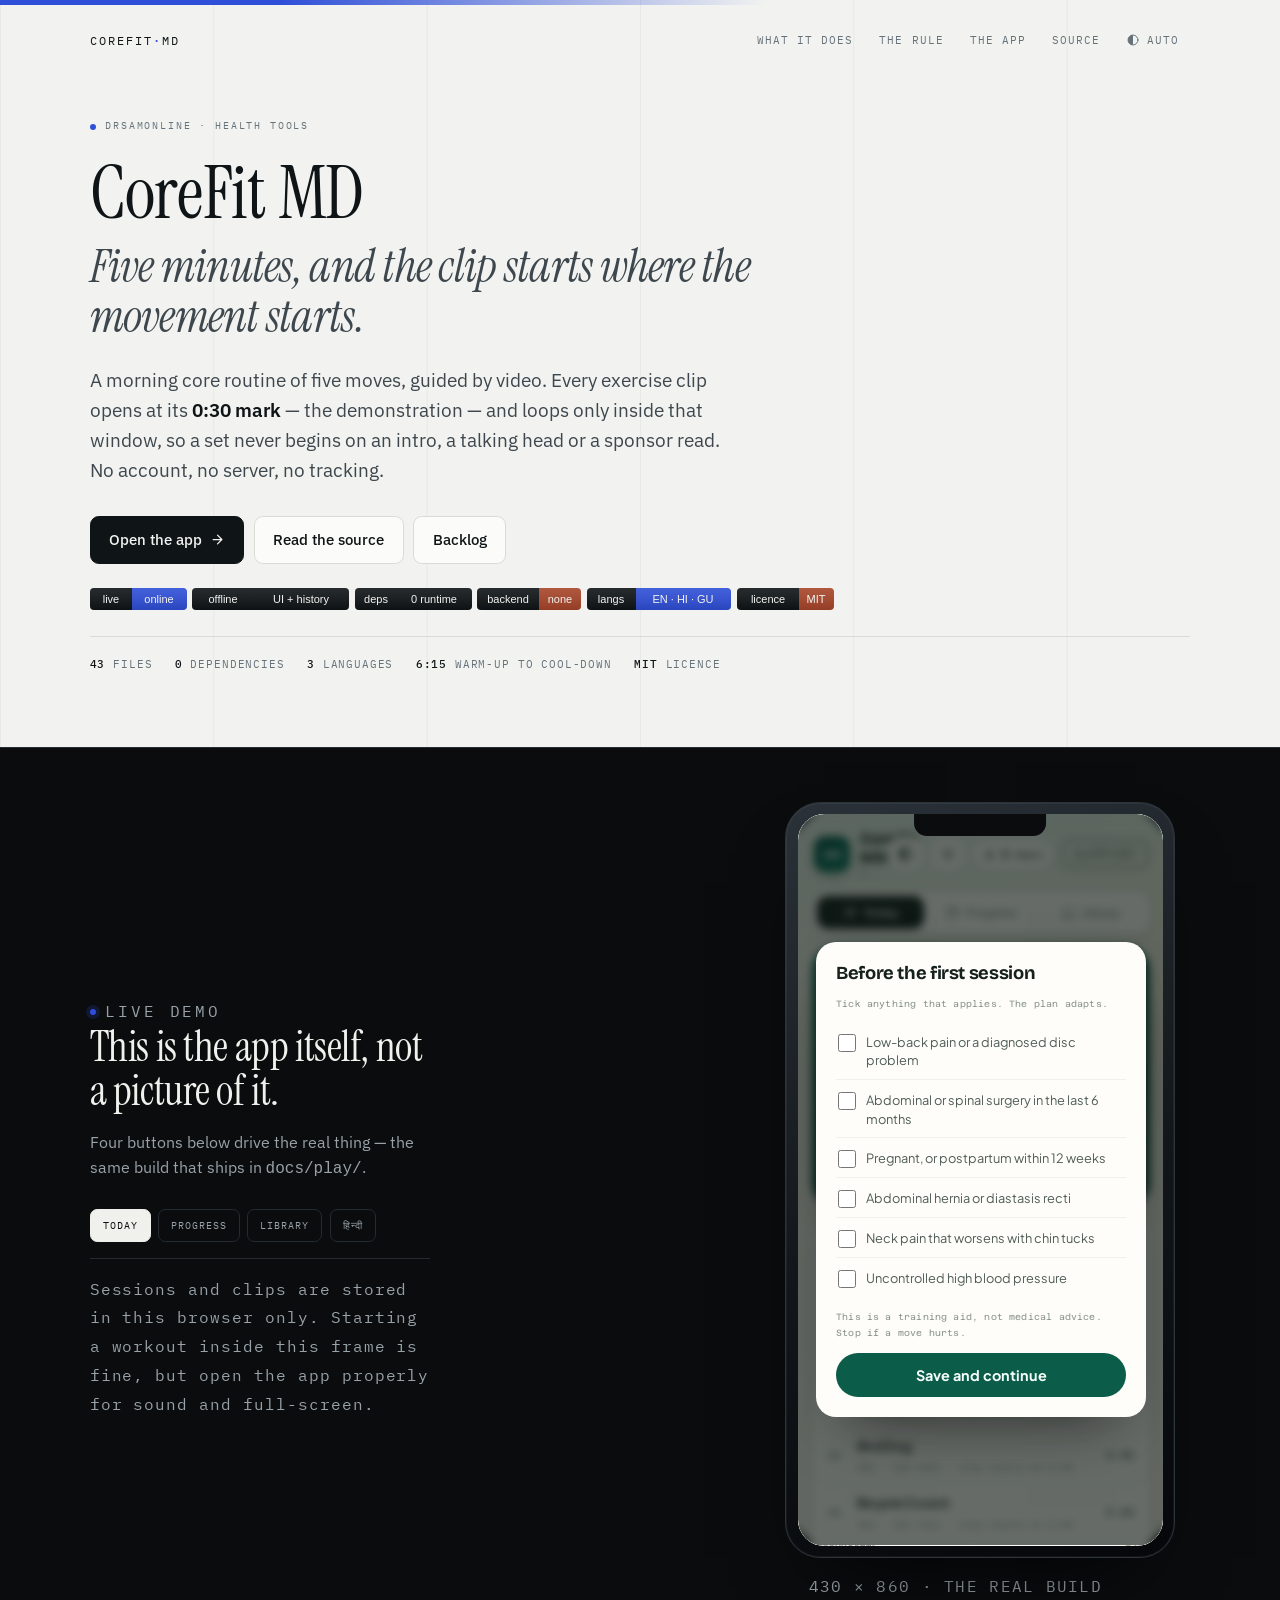
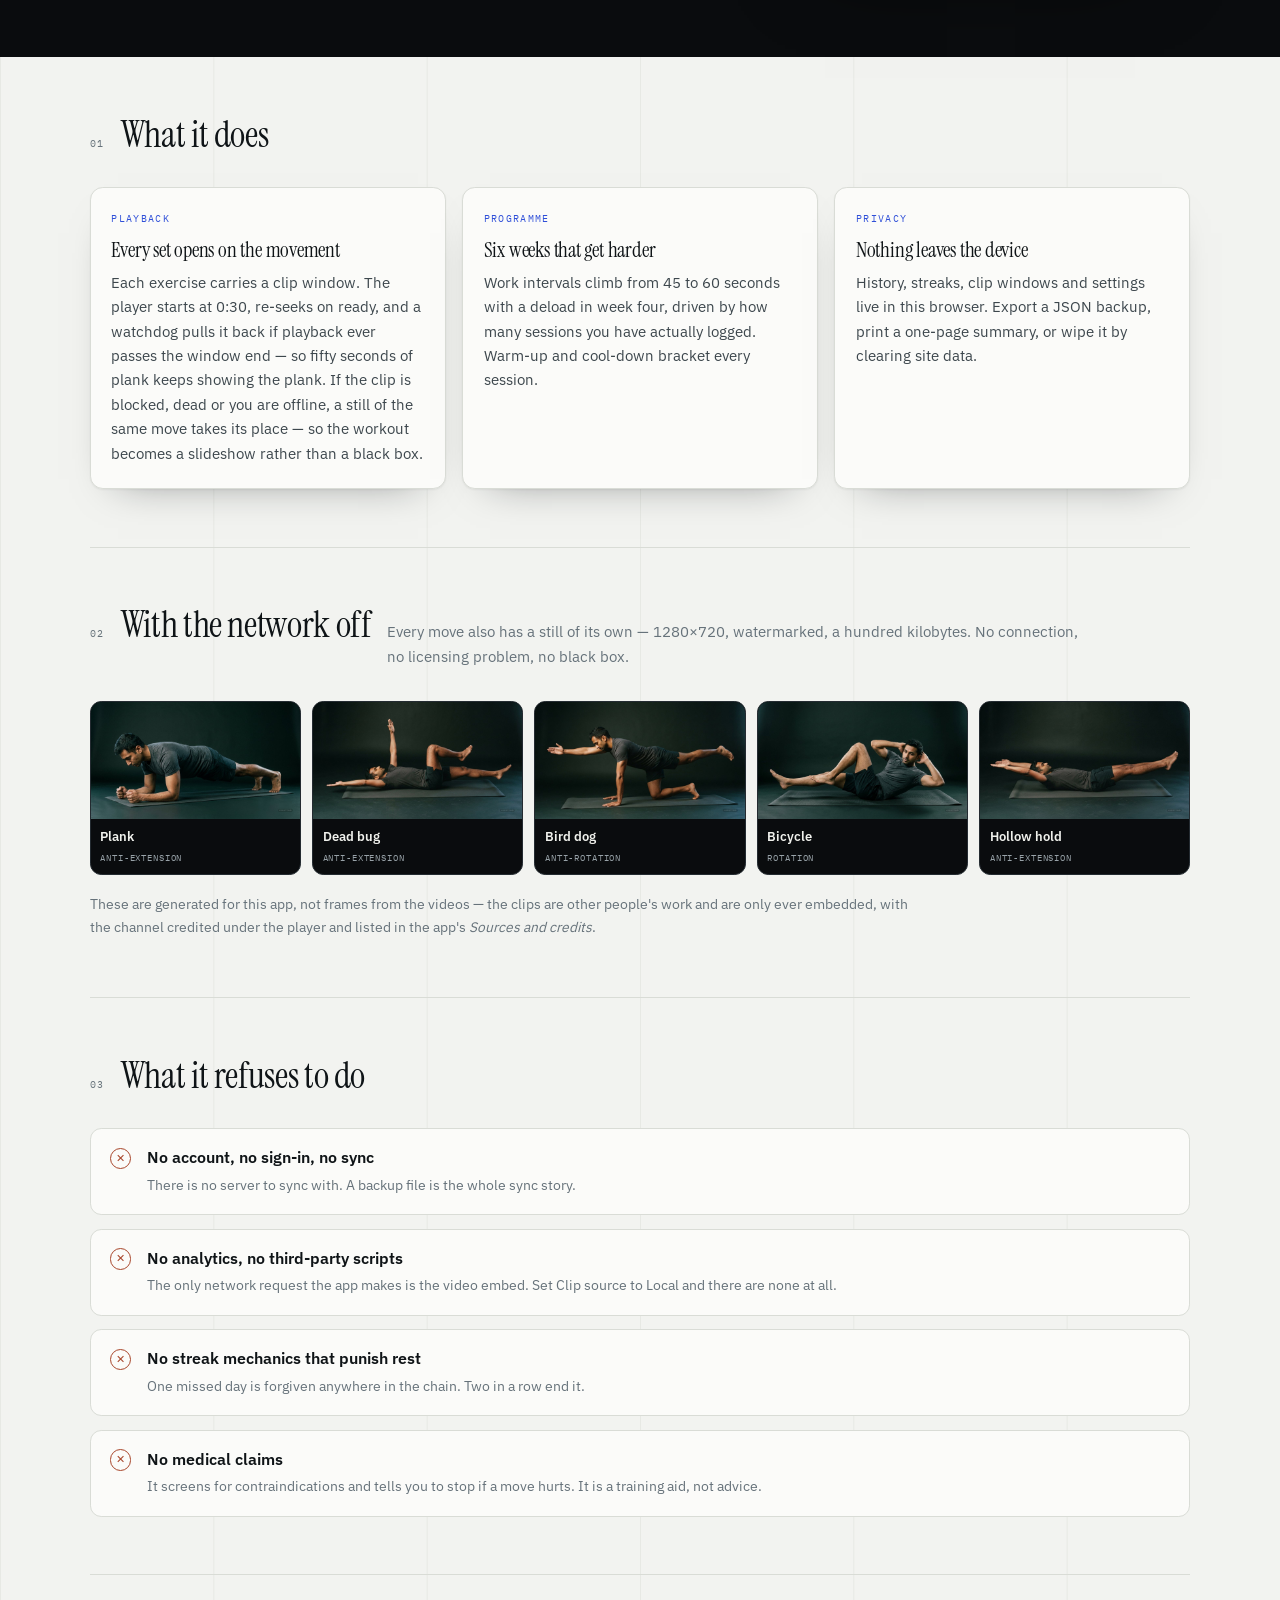
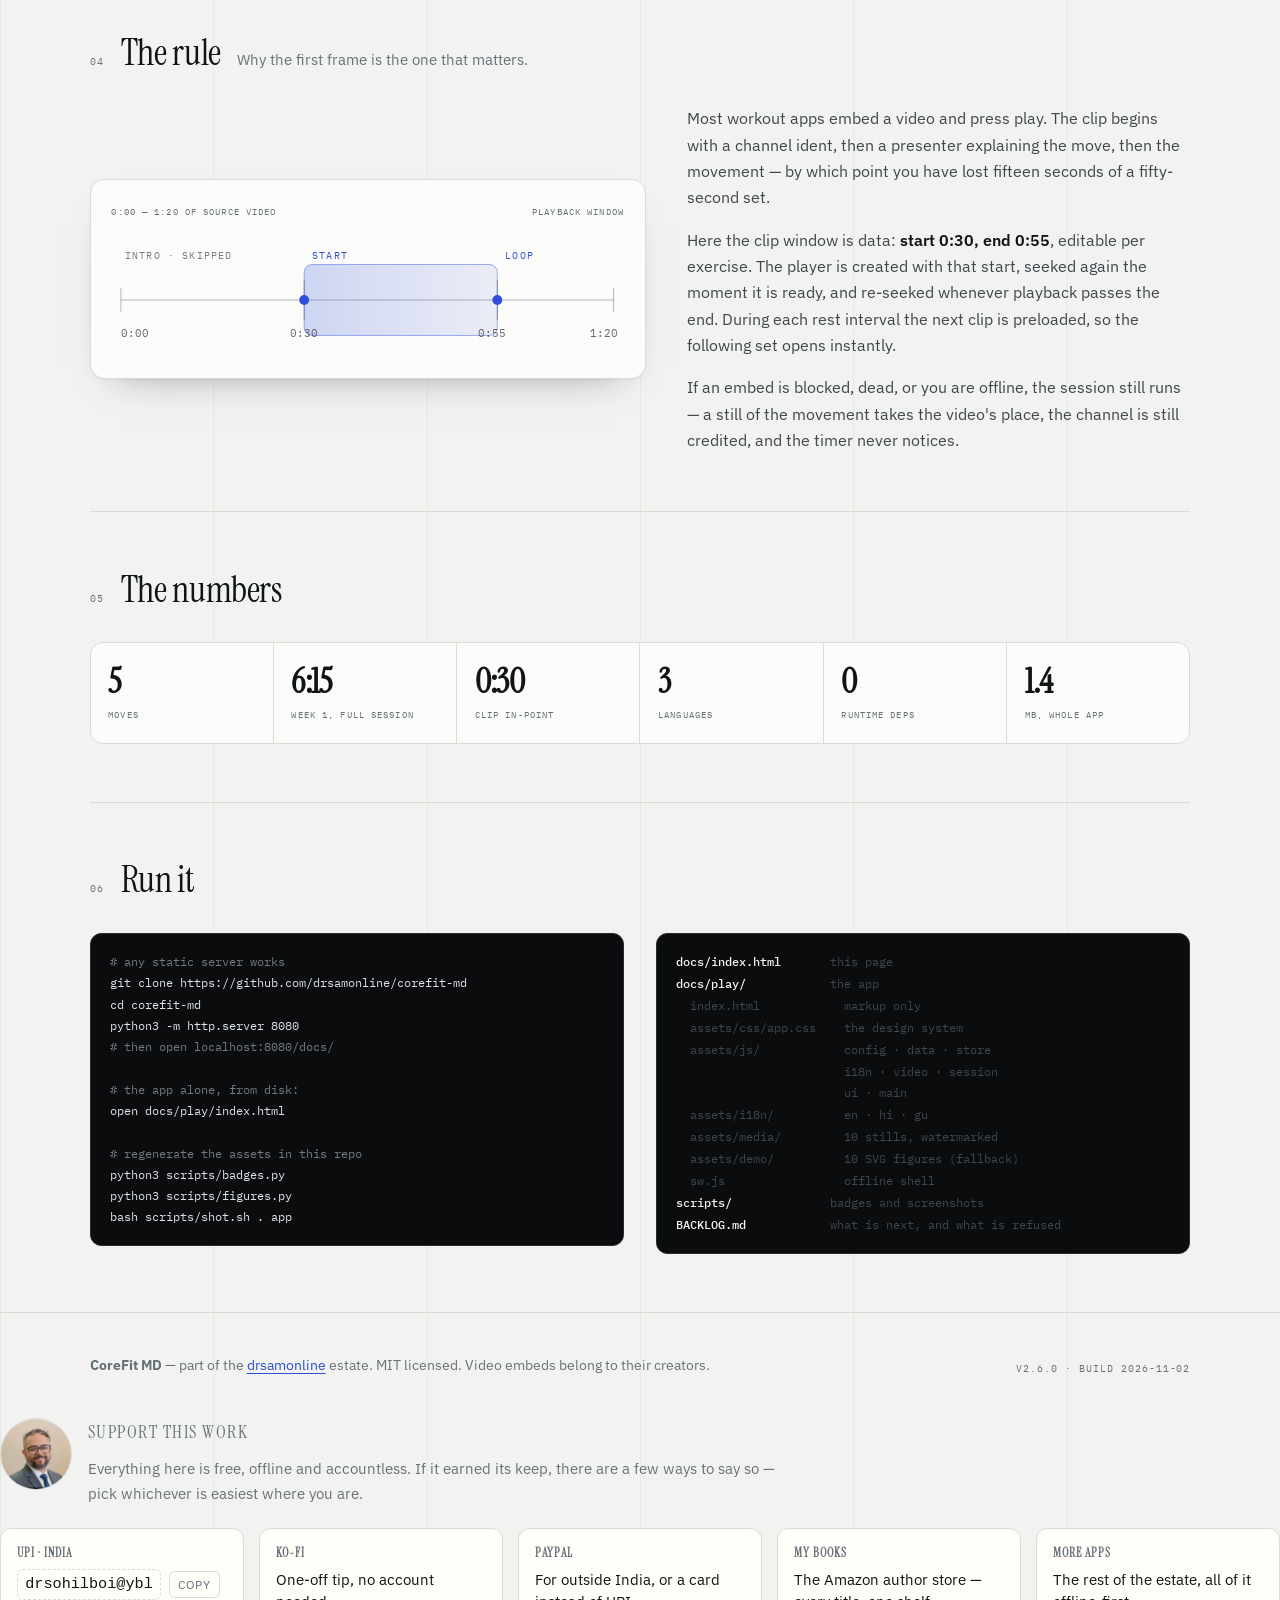
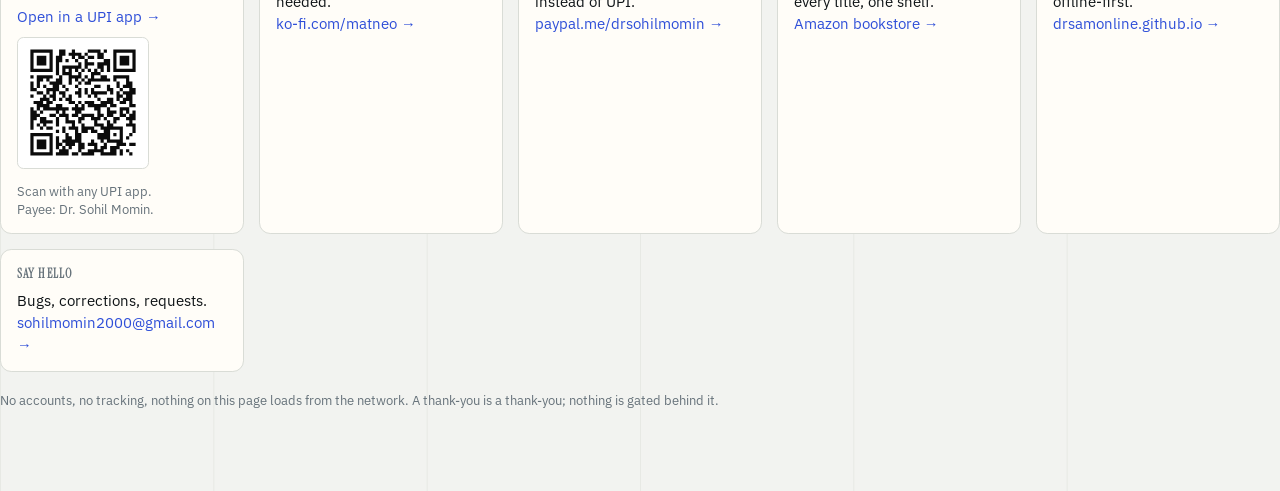
<file: docs/index.html>
<!DOCTYPE html>
<html lang="en">
<head>
<meta charset="utf-8">
<meta name="viewport" content="width=device-width, initial-scale=1">
<title>CoreFit MD — five minutes, and the clip starts where the movement starts</title>
<meta name="author" content="Dr Sohil Momin">
<meta name="description" content="A five-minute, video-guided morning core routine. Every set opens on the demonstration at 0:30, never on the intro. Static, offline-first, no backend, no account.">
<meta property="og:title" content="CoreFit MD">
<meta property="og:description" content="A five-minute morning core routine where every clip opens at the movement, not the intro.">
<meta property="og:image" content="assets/app-desktop.png">
<meta property="og:type" content="website">
<link rel="icon" href="play/icons/icon-192.png" sizes="192x192">
<link rel="stylesheet" href="assets/fonts/landing-fonts.css">
<script>
/* Resolve the theme before first paint — no flash of the wrong one. */
(function () {
  try {
    var t = localStorage.getItem('corefit.landing.theme') || 'auto';
    var dark = t === 'dark' || (t === 'auto' && matchMedia('(prefers-color-scheme: dark)').matches);
    document.documentElement.setAttribute('data-theme', dark ? 'dark' : 'light');
  } catch (e) {}
})();
</script>
<style>
:root{
  --bg:#f2f3f0; --surface:#fbfbf9; --sunk:#e8eae5;
  --ink:#0f1417; --ink-2:#3d474d; --muted:#66727a;
  --line:#d9dcd6; --line-2:#e7e9e4;
  --accent:#2f4fd8; --accent-ink:#f4f6ff; --accent-soft:#e4e9fb;
  --warm:#a8452a;
  --band:#0a0c0e; --band-2:#111519; --band-ink:#f0f1ec; --band-muted:#98a2a8; --band-line:#242b31;
  --serif:'Instrument Serif',ui-serif,Georgia,'Times New Roman',serif;
  --sans:'IBM Plex Sans',ui-sans-serif,-apple-system,'Segoe UI',Helvetica,Arial,sans-serif;
  --mono:'IBM Plex Mono',ui-monospace,SFMono-Regular,Menlo,monospace;
  --shadow:0 1px 2px rgba(15,20,23,.05), 0 18px 40px -28px rgba(15,20,23,.5);
}
:root[data-theme="dark"]{
  --bg:#0a0c0e; --surface:#12161a; --sunk:#0e1216;
  --ink:#eef0eb; --ink-2:#c2c9cd; --muted:#8e9aa1;
  --line:#242b31; --line-2:#1b2126;
  --accent:#8098ff; --accent-ink:#0a0c0e; --accent-soft:#171e33;
  --warm:#e08a63;
  --band:#080a0b; --band-2:#10141a; --band-ink:#f0f1ec; --band-muted:#96a1a8; --band-line:#232a30;
  --shadow:0 1px 2px rgba(0,0,0,.5), 0 24px 50px -34px rgba(0,0,0,.9);
}
*{box-sizing:border-box}
html{scroll-behavior:smooth}
body{
  margin:0; background:var(--bg); color:var(--ink);
  font:17px/1.62 var(--sans);
  -webkit-font-smoothing:antialiased;
  background-image:linear-gradient(90deg,var(--line-2) 1px,transparent 1px);
  background-size:calc((100% - 0px)/6) 100%;
  background-position:0 0;
}
.wrap{max-width:72rem;margin:0 auto;padding:0 1.6rem}
a{color:var(--accent);text-underline-offset:3px}
h1,h2,h3{font-family:var(--serif);font-weight:400;letter-spacing:-.01em;margin:0}
em{font-style:italic}

/* ---------- band + topbar ---------- */
.band{height:5px;background:linear-gradient(90deg,var(--accent) 0%,var(--accent) 22%,transparent 60%)}
.topbar{display:flex;align-items:center;justify-content:space-between;gap:1rem;padding:1.1rem 0 .4rem}
.wordmark{font-family:var(--mono);font-size:.78rem;letter-spacing:.16em;text-transform:uppercase;color:var(--ink);text-decoration:none}
.wordmark b{color:var(--accent);font-weight:500}
.topnav{display:flex;align-items:center;gap:.2rem}
.topnav a,.themebtn{
  font-family:var(--mono);font-size:.66rem;letter-spacing:.1em;text-transform:uppercase;
  color:var(--muted);text-decoration:none;padding:.5rem .65rem;border-radius:.45rem;border:1px solid transparent;
}
.topnav a:hover{color:var(--ink);border-color:var(--line)}
.themebtn{cursor:pointer;background:transparent;display:inline-flex;align-items:center;gap:.4rem}
.themebtn:hover{color:var(--ink);border-color:var(--line)}
.themebtn svg{width:14px;height:14px;fill:none;stroke:currentColor;stroke-width:1.7;stroke-linecap:round}

/* ---------- hero ---------- */
header.hero{padding:3.4rem 0 2.6rem}
.eyebrow{font-family:var(--mono);font-size:.64rem;letter-spacing:.18em;text-transform:uppercase;color:var(--muted);
  display:flex;align-items:center;gap:.6rem;margin:0 0 1.4rem}
.eyebrow i{width:6px;height:6px;border-radius:50%;background:var(--accent);display:inline-block}
h1{font-size:clamp(2.7rem,6.4vw,4.6rem);line-height:.98;max-width:22ch}
h1 em{display:block;color:var(--ink-2);font-size:.62em;line-height:1.08;margin-top:.28em}
.lede{font-size:1.16rem;line-height:1.62;max-width:40rem;color:var(--ink-2);margin:1.5rem 0 0}
.lede b{color:var(--ink);font-weight:600}
.cta{display:flex;gap:.6rem;flex-wrap:wrap;margin:1.9rem 0 1.5rem}
.btn{
  font-family:var(--sans);font-size:.92rem;font-weight:500;text-decoration:none;
  padding:.72rem 1.15rem;border-radius:.55rem;border:1px solid var(--line);background:var(--surface);color:var(--ink);
  display:inline-flex;align-items:center;gap:.5rem;transition:transform .12s,border-color .15s;
}
.btn:hover{transform:translateY(-1px);border-color:var(--muted)}
.btn.primary{background:var(--ink);color:var(--bg);border-color:var(--ink)}
.btn svg{width:15px;height:15px;fill:none;stroke:currentColor;stroke-width:2;stroke-linecap:round;stroke-linejoin:round}
.badges{display:flex;flex-wrap:wrap;gap:.35rem;margin:0 0 1.6rem}
.badges img{height:22px;display:block}
.facts{display:flex;flex-wrap:wrap;gap:1.4rem;font-family:var(--mono);font-size:.66rem;letter-spacing:.08em;
  text-transform:uppercase;color:var(--muted);padding-top:1.2rem;border-top:1px solid var(--line)}
.facts b{color:var(--ink);font-weight:500}

/* ---------- demo band ---------- */
.demo{background:var(--band);color:var(--band-ink);margin-top:2rem;padding:3.4rem 0 3.6rem;border-top:1px solid var(--band-line)}
.demo .wrap{display:grid;grid-template-columns:1fr 420px;gap:3.2rem;align-items:center}
.demo-label{font-family:var(--mono);font-size:.62rem;letter-spacing:.18em;text-transform:uppercase;color:var(--band-muted);
  display:flex;align-items:center;gap:.6rem;margin:0 0 1rem}
.demo-label i{width:6px;height:6px;border-radius:50%;background:var(--accent);box-shadow:0 0 0 4px rgba(47,79,216,.18)}
.demo h2{font-size:clamp(1.9rem,3.4vw,2.6rem);line-height:1.06;max-width:18ch;color:var(--band-ink)}
.demo p{color:var(--band-muted);font-size:1rem;max-width:34ch;margin:1rem 0 0}
.guide{display:flex;flex-wrap:wrap;gap:.45rem;margin-top:1.6rem}
.guide button{
  font-family:var(--mono);font-size:.64rem;letter-spacing:.1em;text-transform:uppercase;cursor:pointer;
  background:transparent;color:var(--band-muted);border:1px solid var(--band-line);border-radius:.45rem;
  padding:.55rem .75rem;transition:color .15s,border-color .15s,background .15s;
}
.guide button:hover{color:var(--band-ink);border-color:#3a444c}
.guide button[aria-pressed="true"]{background:var(--band-ink);color:var(--band);border-color:var(--band-ink)}
.demo-note{font-family:var(--mono);font-size:.6rem;letter-spacing:.06em;color:var(--band-muted);margin-top:1.2rem;
  padding-top:1rem;border-top:1px solid var(--band-line);max-width:34ch;line-height:1.8}

.device{position:relative;justify-self:center;width:100%;max-width:390px}
.device-body{
  position:relative;border-radius:2.2rem;padding:.7rem;background:linear-gradient(160deg,#2a3138,#12161a 55%,#05070a);
  border:1px solid #2c343b;box-shadow:0 40px 80px -40px rgba(0,0,0,.9), inset 0 0 0 1px rgba(255,255,255,.05);
}
.device-screen{position:relative;border-radius:1.65rem;overflow:hidden;background:#0a0c0e;aspect-ratio:430/860}
.device-screen img{position:absolute;inset:0;width:100%;height:100%;object-fit:cover;object-position:top center;display:block}
.device-screen iframe{position:absolute;inset:0;width:100%;height:100%;border:0;opacity:0;transition:opacity .4s ease}
.device.live .device-screen iframe{opacity:1}
.device-notch{position:absolute;top:.7rem;left:50%;transform:translateX(-50%);width:34%;height:1.35rem;
  background:#0a0c0e;border-radius:0 0 .8rem .8rem;z-index:3}
.device-cap{font-family:var(--mono);font-size:.6rem;letter-spacing:.08em;text-transform:uppercase;color:var(--band-muted);
  text-align:center;margin-top:1rem}

/* ---------- sections ---------- */
section{padding:3.6rem 0;border-top:1px solid var(--line)}
section:first-of-type{border-top:0}
.sec-head{display:flex;align-items:baseline;gap:1rem;margin-bottom:2rem;flex-wrap:wrap}
.sec-num{font-family:var(--mono);font-size:.62rem;letter-spacing:.16em;color:var(--muted)}
h2.sec{font-size:clamp(1.7rem,3vw,2.3rem);line-height:1.1}
.sec-sub{color:var(--muted);font-size:.95rem;max-width:44rem;margin:.6rem 0 0;flex-basis:100%}

.cards{display:grid;gap:1rem;grid-template-columns:repeat(auto-fit,minmax(16rem,1fr))}
.card{background:var(--surface);border:1px solid var(--line);border-radius:.8rem;padding:1.4rem 1.3rem;box-shadow:var(--shadow)}
.card .k{font-family:var(--mono);font-size:.6rem;letter-spacing:.14em;text-transform:uppercase;color:var(--accent);display:block;margin-bottom:.7rem}
.card h3{font-size:1.32rem;line-height:1.2;margin-bottom:.5rem}
.card p{margin:0;color:var(--ink-2);font-size:.94rem;line-height:1.62}

.rules{list-style:none;padding:0;margin:0;display:grid;gap:.85rem}
.rules li{
  display:grid;grid-template-columns:auto 1fr;gap:1rem;align-items:start;
  background:var(--surface);border:1px solid var(--line);border-radius:.7rem;padding:1rem 1.2rem;
}
.rules .x{font-family:var(--mono);font-size:.7rem;color:var(--warm);border:1px solid var(--warm);border-radius:50%;
  width:1.35rem;height:1.35rem;display:grid;place-items:center;margin-top:.15rem}
.rules b{display:block;font-weight:600;font-size:.98rem}
.rules span{color:var(--muted);font-size:.9rem;line-height:1.55}

/* the rule figure */
.rulefig{display:grid;grid-template-columns:1.05fr .95fr;gap:2.6rem;align-items:center}
.scrub{background:var(--surface);border:1px solid var(--line);border-radius:.9rem;padding:1.5rem 1.3rem 1.1rem;box-shadow:var(--shadow)}
.scrub-label{font-family:var(--mono);font-size:.58rem;letter-spacing:.12em;text-transform:uppercase;color:var(--muted);
  display:flex;justify-content:space-between;margin-bottom:.7rem}
.scrub svg{width:100%;height:auto;display:block}
.rulefig p{color:var(--ink-2);font-size:.98rem;line-height:1.68;margin:0 0 1rem}
.rulefig p:last-child{margin:0}
.rulefig b{color:var(--ink);font-weight:600}

/* offline figures */
.figures{display:grid;grid-template-columns:repeat(5,1fr);gap:.7rem}
.figures figure{margin:0;background:var(--band);border:1px solid var(--band-line);border-radius:.7rem;overflow:hidden}
.figures img{width:100%;display:block}
.figures figcaption{padding:.5rem .6rem .6rem;display:flex;flex-direction:column;gap:.15rem}
.figures b{font-family:var(--sans);font-size:.8rem;font-weight:600;color:var(--band-ink)}
.figures span{font-family:var(--mono);font-size:.54rem;letter-spacing:.1em;text-transform:uppercase;color:var(--band-muted)}
.fig-note{color:var(--muted);font-size:.86rem;line-height:1.7;max-width:52rem;margin:1.1rem 0 0}
@media (max-width:900px){.figures{grid-template-columns:repeat(3,1fr)}}
@media (max-width:520px){.figures{grid-template-columns:repeat(2,1fr)}}

/* numbers */
.numbers{display:grid;grid-template-columns:repeat(auto-fit,minmax(9rem,1fr));gap:1px;background:var(--line);
  border:1px solid var(--line);border-radius:.8rem;overflow:hidden}
.num{background:var(--surface);padding:1.3rem 1.1rem}
.num b{display:block;font-family:var(--serif);font-size:2.2rem;line-height:1;letter-spacing:-.02em}
.num span{display:block;font-family:var(--mono);font-size:.58rem;letter-spacing:.12em;text-transform:uppercase;
  color:var(--muted);margin-top:.5rem}

/* run */
.run{display:grid;grid-template-columns:1fr 1fr;gap:2rem;align-items:start}
pre{background:var(--band);color:#dfe3e8;border-radius:.7rem;padding:1.1rem 1.2rem;overflow-x:auto;
  font-family:var(--mono);font-size:.76rem;line-height:1.75;margin:0;border:1px solid var(--band-line)}
pre .c{color:#6f7b84}
pre .p{color:#8fd0a8}
.tree{font-family:var(--mono);font-size:.72rem;line-height:1.9;color:var(--ink-2);margin:0;white-space:pre;overflow-x:auto}
.tree b{color:#f4f6f2;font-weight:500}

footer{padding:2.6rem 0 4rem;border-top:1px solid var(--line);color:var(--muted);font-size:.86rem}
footer .wrap{display:flex;justify-content:space-between;gap:1.4rem;flex-wrap:wrap;align-items:flex-end}
footer .stamp{font-family:var(--mono);font-size:.6rem;letter-spacing:.1em;text-transform:uppercase;color:var(--muted)}

@media (max-width:900px){
  .demo .wrap{grid-template-columns:1fr;gap:2.4rem}
  .device{max-width:330px}
  .rulefig{grid-template-columns:1fr;gap:1.6rem}
  .run{grid-template-columns:1fr}
}
@media (max-width:560px){
  body{font-size:16px}
  .wrap{padding:0 1.1rem}
  .topnav a:not(.themebtn){display:none}
  header.hero{padding:2.4rem 0 1.8rem}
  .facts{gap:.9rem}
}
@media (prefers-reduced-motion: reduce){*{transition:none!important;scroll-behavior:auto}}
</style>
</head>
<body>
<div class="band"></div>

<div class="wrap">
  <div class="topbar">
    <a class="wordmark" href="./">corefit<b>·</b>md</a>
    <nav class="topnav">
      <a href="#what">What it does</a>
      <a href="#rule">The rule</a>
      <a href="play/">The app</a>
      <a href="https://github.com/drsamonline/corefit-md">Source</a>
      <button class="themebtn" id="themeBtn" aria-label="Colour theme">
        <svg viewBox="0 0 24 24"><circle cx="12" cy="12" r="8.5"/><path d="M12 3.5a8.5 8.5 0 0 0 0 17z" fill="currentColor" stroke="none"/></svg>
        <span id="themeLabel">Auto</span>
      </button>
    </nav>
  </div>

  <header class="hero">
    <p class="eyebrow"><i></i>drsamonline · health tools</p>
    <h1>CoreFit MD
      <em>Five minutes, and the clip starts where the movement starts.</em>
    </h1>
    <p class="lede">A morning core routine of five moves, guided by video. Every exercise clip opens at its
      <b>0:30 mark</b> — the demonstration — and loops only inside that window, so a set never begins on an
      intro, a talking head or a sponsor read. No account, no server, no tracking.</p>
    <div class="cta">
      <a class="btn primary" href="play/">Open the app
        <svg viewBox="0 0 24 24"><path d="M5 12h13M12 5l7 7-7 7"/></svg></a>
      <a class="btn" href="https://github.com/drsamonline/corefit-md">Read the source</a>
      <a class="btn" href="https://github.com/drsamonline/corefit-md/blob/main/BACKLOG.md">Backlog</a>
    </div>
    <div class="badges">
      <img alt="live: online" src="assets/badge-live.svg">
      <img alt="offline: UI + history" src="assets/badge-offline.svg">
      <img alt="deps: 0 runtime" src="assets/badge-deps.svg">
      <img alt="backend: none" src="assets/badge-backend.svg">
      <img alt="langs: EN HI GU" src="assets/badge-langs.svg">
      <img alt="licence: MIT" src="assets/badge-licence.svg">
    </div>
    <div class="facts">
      <span><b>43</b> files</span>
      <span><b>0</b> dependencies</span>
      <span><b>3</b> languages</span>
      <span><b>6:15</b> warm-up to cool-down</span>
      <span><b>MIT</b> licence</span>
    </div>
  </header>
</div>

<div class="demo">
  <div class="wrap">
    <div>
      <p class="demo-label"><i></i>Live demo</p>
      <h2>This is the app itself, not a picture of it.</h2>
      <p>Four buttons below drive the real thing — the same build that ships in <code>docs/play/</code>.</p>
      <div class="guide" id="guide">
        <button data-go="" aria-pressed="true">Today</button>
        <button data-go="#progress" aria-pressed="false">Progress</button>
        <button data-go="#library" aria-pressed="false">Library</button>
        <button data-go="?lang=hi#today" aria-pressed="false">हिन्दी</button>
      </div>
      <p class="demo-note">Sessions and clips are stored in this browser only. Starting a workout inside this
        frame is fine, but open the app properly for sound and full-screen.</p>
    </div>
    <div class="device" id="device">
      <div class="device-body">
        <div class="device-notch"></div>
        <div class="device-screen">
          <img src="assets/app-mobile.png" alt="CoreFit MD today view: a session plan of five exercises with a start button">
          <iframe id="frame" src="play/" title="CoreFit MD — live app" loading="lazy"></iframe>
        </div>
      </div>
      <p class="device-cap">430 × 860 · the real build</p>
    </div>
  </div>
</div>

<div class="wrap">
  <section id="what">
    <div class="sec-head"><span class="sec-num">01</span><h2 class="sec">What it does</h2></div>
    <div class="cards">
      <div class="card">
        <span class="k">Playback</span>
        <h3>Every set opens on the movement</h3>
        <p>Each exercise carries a clip window. The player starts at 0:30, re-seeks on ready, and a watchdog pulls
          it back if playback ever passes the window end — so fifty seconds of plank keeps showing the plank.
          If the clip is blocked, dead or you are offline, a still of the same move takes its place —
          so the workout becomes a slideshow rather than a black box.</p>
      </div>
      <div class="card">
        <span class="k">Programme</span>
        <h3>Six weeks that get harder</h3>
        <p>Work intervals climb from 45 to 60 seconds with a deload in week four, driven by how many sessions you
          have actually logged. Warm-up and cool-down bracket every session.</p>
      </div>
      <div class="card">
        <span class="k">Privacy</span>
        <h3>Nothing leaves the device</h3>
        <p>History, streaks, clip windows and settings live in this browser. Export a JSON backup, print a
          one-page summary, or wipe it by clearing site data.</p>
      </div>
    </div>
  </section>


  <section>
    <div class="sec-head">
      <span class="sec-num">02</span><h2 class="sec">With the network off</h2>
      <p class="sec-sub">Every move also has a still of its own — 1280×720, watermarked, a hundred kilobytes. No connection, no licensing problem, no black box.</p>
    </div>
    <div class="figures">
      <figure><img src="play/assets/media/plank.jpg" alt="Forearm plank demonstration still"><figcaption><b>Plank</b><span>anti-extension</span></figcaption></figure>
      <figure><img src="play/assets/media/deadbug.jpg" alt="Dead bug demonstration still"><figcaption><b>Dead bug</b><span>anti-extension</span></figcaption></figure>
      <figure><img src="play/assets/media/birddog.jpg" alt="Bird dog demonstration still"><figcaption><b>Bird dog</b><span>anti-rotation</span></figcaption></figure>
      <figure><img src="play/assets/media/bicycle.jpg" alt="Bicycle crunch demonstration still"><figcaption><b>Bicycle</b><span>rotation</span></figcaption></figure>
      <figure><img src="play/assets/media/hollow.jpg" alt="Hollow body hold demonstration still"><figcaption><b>Hollow hold</b><span>anti-extension</span></figcaption></figure>
    </div>
    <p class="fig-note">These are generated for this app, not frames from the videos — the clips are other people's work and are
      only ever embedded, with the channel credited under the player and listed in the app's <em>Sources and credits</em>.</p>
  </section>
  <section>
    <div class="sec-head"><span class="sec-num">03</span><h2 class="sec">What it refuses to do</h2></div>
    <ul class="rules">
      <li><span class="x">✕</span><div><b>No account, no sign-in, no sync</b>
        <span>There is no server to sync with. A backup file is the whole sync story.</span></div></li>
      <li><span class="x">✕</span><div><b>No analytics, no third-party scripts</b>
        <span>The only network request the app makes is the video embed. Set Clip source to Local and
        there are none at all.</span></div></li>
      <li><span class="x">✕</span><div><b>No streak mechanics that punish rest</b>
        <span>One missed day is forgiven anywhere in the chain. Two in a row end it.</span></div></li>
      <li><span class="x">✕</span><div><b>No medical claims</b>
        <span>It screens for contraindications and tells you to stop if a move hurts. It is a training aid, not advice.</span></div></li>
    </ul>
  </section>

  <section id="rule">
    <div class="sec-head">
      <span class="sec-num">04</span><h2 class="sec">The rule</h2>
      <p class="sec-sub">Why the first frame is the one that matters.</p>
    </div>
    <div class="rulefig">
      <div class="scrub">
        <div class="scrub-label"><span>0:00 — 1:20 of source video</span><span>playback window</span></div>
        <svg viewBox="0 0 520 132" role="img" aria-label="A timeline showing playback starting at 0:30 and looping between 0:30 and 0:55">
          <defs>
            <linearGradient id="win" x1="0" y1="0" x2="1" y2="0">
              <stop offset="0" stop-color="#2f4fd8" stop-opacity=".22"/>
              <stop offset="1" stop-color="#2f4fd8" stop-opacity=".08"/>
            </linearGradient>
          </defs>
          <line x1="10" y1="70" x2="510" y2="70" stroke="currentColor" stroke-opacity=".3" stroke-width="1"/>
          <rect x="196" y="34" width="196" height="72" rx="8" fill="url(#win)" stroke="#2f4fd8" stroke-opacity=".45"/>
          <g stroke="currentColor" stroke-opacity=".3">
            <line x1="10" y1="58" x2="10" y2="82"/><line x1="196" y1="50" x2="196" y2="90"/>
            <line x1="392" y1="50" x2="392" y2="90"/><line x1="510" y1="58" x2="510" y2="82"/>
          </g>
          <g fill="currentColor" fill-opacity=".62" font-family="IBM Plex Mono,monospace" font-size="11">
            <text x="10" y="108">0:00</text><text x="182" y="108">0:30</text>
            <text x="372" y="108">0:55</text><text x="486" y="108">1:20</text>
          </g>
          <circle cx="196" cy="70" r="5" fill="#2f4fd8"/>
          <circle cx="392" cy="70" r="5" fill="#2f4fd8"/>
          <text x="204" y="28" fill="#2f4fd8" font-family="IBM Plex Mono,monospace" font-size="10" letter-spacing="1.2">START</text>
          <text x="400" y="28" fill="#2f4fd8" font-family="IBM Plex Mono,monospace" font-size="10" letter-spacing="1.2">LOOP</text>
          <text x="14" y="28" fill="currentColor" fill-opacity=".55" font-family="IBM Plex Mono,monospace" font-size="10" letter-spacing="1.2">INTRO · SKIPPED</text>
        </svg>
      </div>
      <div>
        <p>Most workout apps embed a video and press play. The clip begins with a channel ident, then a
          presenter explaining the move, then the movement — by which point you have lost fifteen seconds of a
          fifty-second set.</p>
        <p>Here the clip window is data: <b>start 0:30, end 0:55</b>, editable per exercise. The player is created
          with that start, seeked again the moment it is ready, and re-seeked whenever playback passes the end.
          During each rest interval the next clip is preloaded, so the following set opens instantly.</p>
        <p>If an embed is blocked, dead, or you are offline, the session still runs — a still of the movement
          takes the video's place, the channel is still credited, and the timer never notices.</p>
      </div>
    </div>
  </section>

  <section>
    <div class="sec-head"><span class="sec-num">05</span><h2 class="sec">The numbers</h2></div>
    <div class="numbers">
      <div class="num"><b>5</b><span>moves</span></div>
      <div class="num"><b>6:15</b><span>week 1, full session</span></div>
      <div class="num"><b>0:30</b><span>clip in-point</span></div>
      <div class="num"><b>3</b><span>languages</span></div>
      <div class="num"><b>0</b><span>runtime deps</span></div>
      <div class="num"><b>1.4</b><span>MB, whole app</span></div>
    </div>
  </section>

  <section>
    <div class="sec-head"><span class="sec-num">06</span><h2 class="sec">Run it</h2></div>
    <div class="run">
      <pre><span class="c"># any static server works</span>
git clone https://github.com/drsamonline/corefit-md
cd corefit-md
python3 -m http.server 8080
<span class="c"># then open localhost:8080/docs/</span>

<span class="c"># the app alone, from disk:</span>
open docs/play/index.html

<span class="c"># regenerate the assets in this repo</span>
python3 scripts/badges.py
python3 scripts/figures.py
bash scripts/shot.sh . app</pre>
      <pre class="tree"><b>docs/index.html</b>       this page
<b>docs/play/</b>            the app
  index.html            markup only
  assets/css/app.css    the design system
  assets/js/            config · data · store
                        i18n · video · session
                        ui · main
  assets/i18n/          en · hi · gu
  assets/media/         10 stills, watermarked
  assets/demo/          10 SVG figures (fallback)
  sw.js                 offline shell
<b>scripts/</b>              badges and screenshots
<b>BACKLOG.md</b>            what is next, and what is refused</pre>
    </div>
  </section>
</div>

<footer>
  <div class="wrap">
    <div>
      <strong>CoreFit MD</strong> — part of the <a href="https://drsamonline.github.io/">drsamonline</a> estate.
      MIT licensed. Video embeds belong to their creators.
    </div>
    <div class="stamp">v2.6.0 · build 2026-11-02</div>
  </div>
<!-- support:block:start -->
<style>
  /* Scoped to .support. Uses the host page's variables when they exist. */
  .support{--s-ink:var(--ink,#14110e);--s-paper:var(--paper,#f7f2e9);--s-card:var(--paper-2,#fffdf8);
           --s-muted:var(--muted,#6b6157);--s-line:var(--line,#e2d8c8);--s-accent:var(--accent,#2f6f8f);
           font-family:var(--sans,ui-sans-serif,-apple-system,"Segoe UI",sans-serif);
           color:var(--s-ink);padding:2.6rem 0 1rem;border-top:1px solid var(--s-line)}
  .support-head{display:flex;gap:1rem;align-items:flex-start;margin:0 0 1.4rem}
  .support-portrait{width:72px;height:72px;flex:0 0 72px;border-radius:50%;object-fit:cover;
                    border:1px solid var(--s-line);background:var(--s-card)}
  .support h2{font-size:1.15rem;letter-spacing:.08em;text-transform:uppercase;margin:0 0 .5rem;color:var(--s-muted)}
  .support .support-lede{margin:0;max-width:44rem;color:var(--s-muted);font-size:.95rem}
  .support-grid{display:grid;gap:.9rem;grid-template-columns:repeat(auto-fit,minmax(15rem,1fr));align-items:stretch}
  .support-card{background:var(--s-card);border:1px solid var(--s-line);border-radius:.7rem;padding:.9rem 1rem;
                display:flex;flex-direction:column;gap:.35rem}
  .support-card h3{margin:0;font-size:.78rem;letter-spacing:.09em;text-transform:uppercase;color:var(--s-muted);font-weight:600}
  .support-card p{margin:0;font-size:.92rem;line-height:1.5}
  .support-card a{color:var(--s-accent);text-decoration:none;border-bottom:1px solid transparent;word-break:break-word}
  .support-card a:hover,.support-card a:focus-visible{border-bottom-color:currentColor}
  .support-id{display:flex;align-items:center;gap:.5rem;flex-wrap:wrap}
  .support-id code{font-family:ui-monospace,SFMono-Regular,Menlo,monospace;font-size:.95rem;
                   background:transparent;border:1px dashed var(--s-line);border-radius:.35rem;padding:.15rem .45rem}
  .support-copy{font:inherit;font-size:.75rem;letter-spacing:.06em;text-transform:uppercase;
                background:transparent;color:var(--s-muted);border:1px solid var(--s-line);
                border-radius:.35rem;padding:.2rem .5rem;cursor:pointer}
  .support-copy:hover,.support-copy:focus-visible{color:var(--s-ink);border-color:var(--s-ink)}
  .support-card.upi{grid-row:span 1}
  .support-qr{display:flex;gap:.9rem;align-items:center;flex-wrap:wrap;margin-top:.2rem}
  /* the white tile is load-bearing: a dark-mode QR does not scan */
  .support-qr img{width:132px;height:132px;display:block;background:#fff;padding:.35rem;
                  border:1px solid var(--s-line);border-radius:.4rem;image-rendering:pixelated}
  .support-qr small{display:block;color:var(--s-muted);font-size:.8rem;max-width:11rem;line-height:1.4}
  .support-foot{margin:1.2rem 0 0;font-size:.8rem;color:var(--s-muted)}
  @media (prefers-reduced-motion:no-preference){.support-card{transition:border-color .15s ease}}
  .support-card:target,.support-card:focus-within{border-color:var(--s-accent)}
</style>

<section class="support" id="support" aria-labelledby="support-h" data-support>
  <div class="support-head">
    <img class="support-portrait" src="assets/support-portrait.jpg" width="72" height="72"
         alt="Dr. Sohil Momin" loading="lazy" decoding="async">
    <div>
      <h2 id="support-h">Support this work</h2>
      <p class="support-lede">Everything here is free, offline and accountless. If it earned its keep,
        there are a few ways to say so — pick whichever is easiest where you are.</p>
    </div>
  </div>
  <div class="support-grid">

    <div class="support-card upi">
      <h3>UPI · India</h3>
      <div class="support-id">
        <code id="upi-vpa">drsohilboi@ybl</code>
        <button class="support-copy" type="button" data-copy="drsohilboi@ybl"
                aria-label="Copy the UPI ID drsohilboi@ybl">Copy</button>
      </div>
      <p><a href="upi://pay?pa=drsohilboi%40ybl&amp;pn=Dr.%20Sohil%20Momin&amp;cu=INR">Open in a UPI app →</a></p>
      <div class="support-qr">
        <img src="assets/upi-qr.svg" width="132" height="132"
             alt="QR code for the UPI ID drsohilboi@ybl, payee Dr. Sohil Momin">
        <small>Scan with any UPI app. Payee: Dr. Sohil Momin.</small>
      </div>
    </div>

    <div class="support-card">
      <h3>Ko-fi</h3>
      <p>One-off tip, no account needed.<br>
        <a href="https://ko-fi.com/matneo" target="_blank" rel="noopener noreferrer">ko-fi.com/matneo →</a></p>
    </div>

    <div class="support-card">
      <h3>PayPal</h3>
      <p>For outside India, or a card instead of UPI.<br>
        <a href="https://paypal.me/drsohilmomin?locale.x=en_GB&amp;country.x=IN"
           target="_blank" rel="noopener noreferrer">paypal.me/drsohilmomin →</a></p>
    </div>

    <div class="support-card">
      <h3>My books</h3>
      <p>The Amazon author store — every title, one shelf.<br>
        <a href="https://www.amazon.com/stores/author/B08ZT331LY/allbooks?ccs_id=aed72b9f-71d9-41dc-adee-e9368a317acc"
           target="_blank" rel="noopener noreferrer">Amazon bookstore →</a></p>
    </div>

    <div class="support-card">
      <h3>More apps</h3>
      <p>The rest of the estate, all of it offline-first.<br>
        <a href="https://drsamonline.github.io/" target="_blank" rel="noopener noreferrer">drsamonline.github.io →</a></p>
    </div>

    <div class="support-card">
      <h3>Say hello</h3>
      <p>Bugs, corrections, requests.<br>
        <a href="mailto:sohilmomin2000@gmail.com">sohilmomin2000@gmail.com →</a></p>
    </div>

  </div>
  <p class="support-foot">No accounts, no tracking, nothing on this page loads from the network.
    A thank-you is a thank-you; nothing is gated behind it.</p>
</section>

<script>
  /* Copy buttons degrade to "select the text yourself" — never a dead button. */
  (function () {
    document.querySelectorAll('.support [data-copy]').forEach(function (btn) {
      if (btn.dataset.copyWired) return;
      btn.dataset.copyWired = '1';
      btn.addEventListener('click', function () {
        var value = btn.getAttribute('data-copy');
        var label = btn.textContent;
        function done() {
          btn.textContent = 'Copied';
          setTimeout(function () { btn.textContent = label; }, 1500);
        }
        if (navigator.clipboard && navigator.clipboard.writeText) {
          navigator.clipboard.writeText(value).then(done, function () {});
          return;
        }
        var t = document.createElement('textarea');
        t.value = value; t.setAttribute('readonly', ''); t.style.position = 'absolute';
        t.style.left = '-9999px'; document.body.appendChild(t); t.select();
        try { document.execCommand('copy'); done(); } catch (e) {}
        t.remove();
      });
    });
  })();
</script>
<!-- support:block:end -->
</footer>

<script>
(function () {
  'use strict';

  /* ---------- theme ---------- */
  var root = document.documentElement;
  var btn = document.getElementById('themeBtn');
  var label = document.getElementById('themeLabel');
  var order = ['auto', 'light', 'dark'];
  function stored() { try { return localStorage.getItem('corefit.landing.theme') || 'auto'; } catch (e) { return 'auto'; } }
  function apply(t) {
    var dark = t === 'dark' || (t === 'auto' && matchMedia('(prefers-color-scheme: dark)').matches);
    root.setAttribute('data-theme', dark ? 'dark' : 'light');
    label.textContent = t.charAt(0).toUpperCase() + t.slice(1);
  }
  apply(stored());
  btn.addEventListener('click', function () {
    var next = order[(order.indexOf(stored()) + 1) % order.length];
    try { localStorage.setItem('corefit.landing.theme', next); } catch (e) {}
    apply(next);
  });
  matchMedia('(prefers-color-scheme: dark)').addEventListener('change', function () { apply(stored()); });

  /* ---------- live demo ---------- */
  var frame = document.getElementById('frame');
  var device = document.getElementById('device');
  var guide = document.getElementById('guide');
  var loaded = false;

  function reveal() { if (!loaded) { loaded = true; device.classList.add('live'); } }

  // Only reveal the frame once it has actually painted; the poster behind it
  // stays visible if the embed cannot load.
  frame.addEventListener('load', function () {
    try {
      if (frame.contentDocument && frame.contentDocument.body && frame.contentDocument.body.children.length) reveal();
      else setTimeout(reveal, 300);
    } catch (e) { reveal(); }
  });
  if (location.protocol === 'file:') setTimeout(reveal, 1200);

  guide.addEventListener('click', function (e) {
    var b = e.target.closest('button[data-go]');
    if (!b) return;
    Array.prototype.forEach.call(guide.querySelectorAll('button'), function (x) {
      x.setAttribute('aria-pressed', x === b ? 'true' : 'false');
    });
    var go = b.dataset.go;
    frame.src = 'play/index.html' + (go.indexOf('?') === 0 ? go : go);
  });
})();
</script>
</body>
</html>
</file>
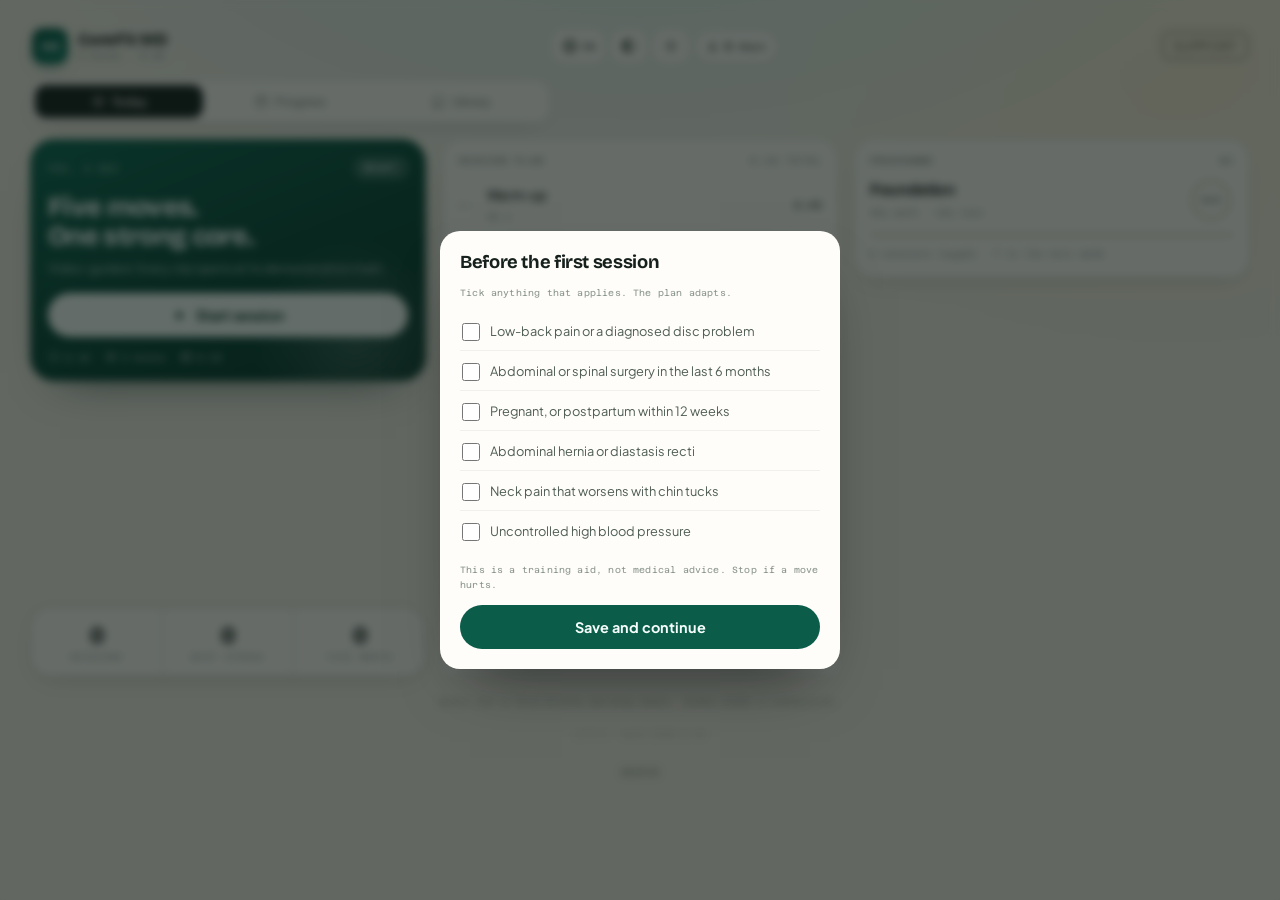
<file: docs/play/index.html>
<!DOCTYPE html>
<html lang="en">
<head>
<meta charset="UTF-8">
<meta name="viewport" content="width=device-width, initial-scale=1.0, viewport-fit=cover">
<meta name="author" content="Dr Sohil Momin">
<meta name="description" content="CoreFit MD — a five-minute video-guided morning core routine with clip-accurate playback, streaks and session logging.">
<meta name="theme-color" content="#f5f1e8" media="(prefers-color-scheme: light)">
<meta name="theme-color" content="#0d1412" media="(prefers-color-scheme: dark)">
<meta name="apple-mobile-web-app-capable" content="yes">
<meta name="apple-mobile-web-app-title" content="CoreFit MD">
<title>CoreFit MD — Morning Core</title>
<script>
/* Resolve the theme before the first paint so there is no flash of the wrong one. */
(function(){try{
  var raw=localStorage.getItem('corefit.settings.v2');
  var t=(raw?JSON.parse(raw).theme:null)||'auto';
  var dark = t==='dark' || (t==='auto' && matchMedia('(prefers-color-scheme: dark)').matches);
  document.documentElement.setAttribute('data-theme', dark?'dark':'light');
}catch(e){}})();
</script>
<link rel="manifest" href="manifest.webmanifest">
<link rel="icon" href="icons/icon-192.png" sizes="192x192">
<link rel="apple-touch-icon" href="icons/icon-192.png">
<link rel="preload" href="assets/fonts/bricolage-grotesque.woff2" as="font" type="font/woff2" crossorigin>
<link rel="preload" href="assets/fonts/plus-jakarta-sans.woff2" as="font" type="font/woff2" crossorigin>
<link rel="stylesheet" href="assets/fonts/fonts.css">
<link rel="stylesheet" href="assets/css/app.css">
</head>
<body>

<!-- icon sprite -->
<svg class="sr" aria-hidden="true" focusable="false">
  <symbol id="i-flame" viewBox="0 0 24 24"><path d="M12 3s4.5 4.2 4.5 8.2A4.5 4.5 0 0 1 12 15.7a4.5 4.5 0 0 1-4.5-4.5C7.5 7.2 12 3 12 3z"/><path d="M12 21c3.6 0 6.5-2.4 6.5-5.6 0-1.4-.5-2.7-1.3-3.9M12 21c-3.6 0-6.5-2.4-6.5-5.6 0-1.4.5-2.7 1.3-3.9"/></symbol>
  <symbol id="i-play" viewBox="0 0 24 24"><path d="M8 5.5v13l11-6.5-11-6.5z" fill="currentColor" stroke="none"/></symbol>
  <symbol id="i-pause" viewBox="0 0 24 24"><path d="M9 5v14M15 5v14" stroke-width="2.6"/></symbol>
  <symbol id="i-cal" viewBox="0 0 24 24"><rect x="3.5" y="5" width="17" height="15.5" rx="3"/><path d="M8 3v4M16 3v4M3.5 10.5h17"/></symbol>
  <symbol id="i-book" viewBox="0 0 24 24"><path d="M4 5.5A2 2 0 0 1 6 3.5h13v17H6a2 2 0 0 0-2 2z"/><path d="M4 19.5A2 2 0 0 1 6 17.5h13"/></symbol>
  <symbol id="i-sun" viewBox="0 0 24 24"><circle cx="12" cy="12" r="4"/><path d="M12 2v2.5M12 19.5V22M2 12h2.5M19.5 12H22M4.9 4.9l1.8 1.8M17.3 17.3l1.8 1.8M19.1 4.9l-1.8 1.8M6.7 17.3l-1.8 1.8"/></symbol>
  <symbol id="i-close" viewBox="0 0 24 24"><path d="M6 6l12 12M18 6L6 18" stroke-width="2"/></symbol>
  <symbol id="i-skip" viewBox="0 0 24 24"><path d="M6 5.5v13l9-6.5-9-6.5z" fill="currentColor" stroke="none"/><path d="M18 5v14" stroke-width="2.2"/></symbol>
  <symbol id="i-reset" viewBox="0 0 24 24"><path d="M3.5 12a8.5 8.5 0 1 0 2.6-6.1"/><path d="M3.5 4.5V10H9"/></symbol>
  <symbol id="i-sound" viewBox="0 0 24 24"><path d="M4 9.5h3.5L13 5v14L7.5 14.5H4z"/><path d="M16.5 9a4.2 4.2 0 0 1 0 6M19 6.5a8 8 0 0 1 0 11"/></symbol>
  <symbol id="i-mute" viewBox="0 0 24 24"><path d="M4 9.5h3.5L13 5v14L7.5 14.5H4z"/><path d="M16.5 9.5l5 5M21.5 9.5l-5 5"/></symbol>
  <symbol id="i-gear" viewBox="0 0 24 24"><circle cx="12" cy="12" r="3"/><path d="M12 2.8v2.4M12 18.8v2.4M4.4 7.6l2 1.2M17.6 15.2l2 1.2M4.4 16.4l2-1.2M17.6 8.8l2-1.2"/></symbol>
  <symbol id="i-check" viewBox="0 0 24 24"><path d="M5 12.8l4.6 4.4L19 6.5" stroke-width="2.4"/></symbol>
  <symbol id="i-target" viewBox="0 0 24 24"><circle cx="12" cy="12" r="8.5"/><circle cx="12" cy="12" r="4"/></symbol>
  <symbol id="i-clock" viewBox="0 0 24 24"><circle cx="12" cy="12" r="8.5"/><path d="M12 7.5V12l3 1.8"/></symbol>
  <symbol id="i-film" viewBox="0 0 24 24"><rect x="3" y="5" width="18" height="14" rx="2.5"/><path d="M8 5v14M16 5v14M3 12h18"/></symbol>
  <symbol id="i-download" viewBox="0 0 24 24"><path d="M12 4v10M8 10.5l4 4 4-4M4.5 19.5h15"/></symbol>
  <symbol id="i-upload" viewBox="0 0 24 24"><path d="M12 15V5M8 8.5l4-4 4 4M4.5 19.5h15"/></symbol>
  <symbol id="i-print" viewBox="0 0 24 24"><path d="M7 9V4h10v5"/><rect x="4" y="9" width="16" height="7" rx="2"/><path d="M7 14h10v6H7z"/></symbol>
  <symbol id="i-share" viewBox="0 0 24 24"><circle cx="17.5" cy="6" r="2.6"/><circle cx="6.5" cy="12" r="2.6"/><circle cx="17.5" cy="18" r="2.6"/><path d="M9 10.7l6-3.3M9 13.3l6 3.3"/></symbol>
  <symbol id="i-globe" viewBox="0 0 24 24"><circle cx="12" cy="12" r="8.5"/><path d="M3.5 12h17M12 3.5c2.4 2.4 3.6 5.3 3.6 8.5s-1.2 6.1-3.6 8.5c-2.4-2.4-3.6-5.3-3.6-8.5S9.6 5.9 12 3.5z"/></symbol>
  <symbol id="i-plus" viewBox="0 0 24 24"><path d="M12 6v12M6 12h12"/></symbol>
  <symbol id="i-minus" viewBox="0 0 24 24"><path d="M6 12h12"/></symbol>
  <symbol id="i-theme" viewBox="0 0 24 24"><circle cx="12" cy="12" r="8.5"/><path d="M12 3.5a8.5 8.5 0 0 0 0 17z" fill="currentColor" stroke="none"/></symbol>
  <symbol id="i-tap" viewBox="0 0 24 24"><path d="M9 11V6.5a2 2 0 1 1 4 0V12"/><path d="M13 10.5a2 2 0 1 1 4 0V15a6 6 0 0 1-6 6h-1a6 6 0 0 1-5.2-3"/></symbol>
</svg>

<div class="app">
  <header class="topbar">
    <div class="brand">
      <span class="brand-mark"><svg class="ic" viewBox="0 0 24 24"><path d="M6.5 7.5v9M17.5 7.5v9M6.5 12h11" stroke-width="2.4"/><path d="M3.5 9.5v5M20.5 9.5v5"/></svg></span>
      <span class="brand-text"><strong>CoreFit MD</strong><small id="brandMeta">—</small></span>
    </div>
    <div class="topbar-actions">
      <button class="icon-btn" id="btnLang" aria-label="Language"><svg class="ic"><use href="#i-globe"/></svg><span id="langTag">EN</span></button>
      <button class="icon-btn" id="btnTheme" aria-label="Colour theme"><svg class="ic"><use href="#i-theme"/></svg></button>
      <button class="icon-btn" id="btnSettingsTop" aria-label="Session settings"><svg class="ic"><use href="#i-gear"/></svg></button>
      <button class="streak" id="streakPill" aria-label="Current streak">
        <svg class="ic"><use href="#i-flame"/></svg><b id="streakNum">0</b><span id="streakWord">days</span>
      </button>
    </div>
  <!-- support:app:start -->
<style>
  .support-open{font:inherit;font-size:.8rem;letter-spacing:.06em;text-transform:uppercase;
                background:transparent;color:inherit;border:1px solid currentColor;border-radius:.4rem;
                padding:.3rem .6rem;cursor:pointer;opacity:.75}
  .support-open:hover,.support-open:focus-visible{opacity:1}
  /* The dialog takes the app's theme, always: it reads the host page's variables and
     falls back to the system Canvas/CanvasText pair, which follow color-scheme. It
     never sets a palette of its own — that is how a support panel ends up light inside
     a dark app. */
  .support-dialog{border:1px solid var(--line,CanvasText);border-radius:.9rem;padding:0 1.2rem 1.2rem;
                  max-width:46rem;width:calc(100% - 2rem);color-scheme:inherit;
                  background:var(--paper,Canvas);color:var(--ink,CanvasText)}
  .support-dialog::backdrop{background:rgba(0,0,0,.45)}
  .support-dialog .support{border-top:0}
  .support-close{position:sticky;top:0;float:right;margin:.6rem 0 0;font:inherit;font-size:1.1rem;
                 line-height:1;background:transparent;border:1px solid var(--line,CanvasText);
                 border-radius:.4rem;padding:.2rem .5rem;cursor:pointer;color:inherit}
</style>
<button class="support-open" type="button" id="support-open"
        aria-haspopup="dialog" aria-controls="support-dialog">Support</button>
<dialog class="support-dialog" id="support-dialog" aria-label="Support this work">
  <button class="support-close" type="button" id="support-close" aria-label="Close">×</button>
  <!-- support:block:start -->
<style>
  /* Scoped to .support. Uses the host page's variables when they exist. */
  .support{--s-ink:var(--ink,#14110e);--s-paper:var(--paper,#f7f2e9);--s-card:var(--paper-2,#fffdf8);
           --s-muted:var(--muted,#6b6157);--s-line:var(--line,#e2d8c8);--s-accent:var(--accent,#2f6f8f);
           font-family:var(--sans,ui-sans-serif,-apple-system,"Segoe UI",sans-serif);
           color:var(--s-ink);padding:2.6rem 0 1rem;border-top:1px solid var(--s-line)}
  .support-head{display:flex;gap:1rem;align-items:flex-start;margin:0 0 1.4rem}
  .support-portrait{width:72px;height:72px;flex:0 0 72px;border-radius:50%;object-fit:cover;
                    border:1px solid var(--s-line);background:var(--s-card)}
  .support h2{font-size:1.15rem;letter-spacing:.08em;text-transform:uppercase;margin:0 0 .5rem;color:var(--s-muted)}
  .support .support-lede{margin:0;max-width:44rem;color:var(--s-muted);font-size:.95rem}
  .support-grid{display:grid;gap:.9rem;grid-template-columns:repeat(auto-fit,minmax(15rem,1fr));align-items:stretch}
  .support-card{background:var(--s-card);border:1px solid var(--s-line);border-radius:.7rem;padding:.9rem 1rem;
                display:flex;flex-direction:column;gap:.35rem}
  .support-card h3{margin:0;font-size:.78rem;letter-spacing:.09em;text-transform:uppercase;color:var(--s-muted);font-weight:600}
  .support-card p{margin:0;font-size:.92rem;line-height:1.5}
  .support-card a{color:var(--s-accent);text-decoration:none;border-bottom:1px solid transparent;word-break:break-word}
  .support-card a:hover,.support-card a:focus-visible{border-bottom-color:currentColor}
  .support-id{display:flex;align-items:center;gap:.5rem;flex-wrap:wrap}
  .support-id code{font-family:ui-monospace,SFMono-Regular,Menlo,monospace;font-size:.95rem;
                   background:transparent;border:1px dashed var(--s-line);border-radius:.35rem;padding:.15rem .45rem}
  .support-copy{font:inherit;font-size:.75rem;letter-spacing:.06em;text-transform:uppercase;
                background:transparent;color:var(--s-muted);border:1px solid var(--s-line);
                border-radius:.35rem;padding:.2rem .5rem;cursor:pointer}
  .support-copy:hover,.support-copy:focus-visible{color:var(--s-ink);border-color:var(--s-ink)}
  .support-card.upi{grid-row:span 1}
  .support-qr{display:flex;gap:.9rem;align-items:center;flex-wrap:wrap;margin-top:.2rem}
  /* the white tile is load-bearing: a dark-mode QR does not scan */
  .support-qr img{width:132px;height:132px;display:block;background:#fff;padding:.35rem;
                  border:1px solid var(--s-line);border-radius:.4rem;image-rendering:pixelated}
  .support-qr small{display:block;color:var(--s-muted);font-size:.8rem;max-width:11rem;line-height:1.4}
  .support-foot{margin:1.2rem 0 0;font-size:.8rem;color:var(--s-muted)}
  @media (prefers-reduced-motion:no-preference){.support-card{transition:border-color .15s ease}}
  .support-card:target,.support-card:focus-within{border-color:var(--s-accent)}
</style>

<section class="support" id="support" aria-labelledby="support-h" data-support>
  <div class="support-head">
    <img class="support-portrait" src="../assets/support-portrait.jpg" width="72" height="72"
         alt="Dr. Sohil Momin" loading="lazy" decoding="async">
    <div>
      <h2 id="support-h">Support this work</h2>
      <p class="support-lede">Everything here is free, offline and accountless. If it earned its keep,
        there are a few ways to say so — pick whichever is easiest where you are.</p>
    </div>
  </div>
  <div class="support-grid">

    <div class="support-card upi">
      <h3>UPI · India</h3>
      <div class="support-id">
        <code id="upi-vpa">drsohilboi@ybl</code>
        <button class="support-copy" type="button" data-copy="drsohilboi@ybl"
                aria-label="Copy the UPI ID drsohilboi@ybl">Copy</button>
      </div>
      <p><a href="upi://pay?pa=drsohilboi%40ybl&amp;pn=Dr.%20Sohil%20Momin&amp;cu=INR">Open in a UPI app →</a></p>
      <div class="support-qr">
        <img src="../assets/upi-qr.svg" width="132" height="132"
             alt="QR code for the UPI ID drsohilboi@ybl, payee Dr. Sohil Momin">
        <small>Scan with any UPI app. Payee: Dr. Sohil Momin.</small>
      </div>
    </div>

    <div class="support-card">
      <h3>Ko-fi</h3>
      <p>One-off tip, no account needed.<br>
        <a href="https://ko-fi.com/matneo" target="_blank" rel="noopener noreferrer">ko-fi.com/matneo →</a></p>
    </div>

    <div class="support-card">
      <h3>PayPal</h3>
      <p>For outside India, or a card instead of UPI.<br>
        <a href="https://paypal.me/drsohilmomin?locale.x=en_GB&amp;country.x=IN"
           target="_blank" rel="noopener noreferrer">paypal.me/drsohilmomin →</a></p>
    </div>

    <div class="support-card">
      <h3>My books</h3>
      <p>The Amazon author store — every title, one shelf.<br>
        <a href="https://www.amazon.com/stores/author/B08ZT331LY/allbooks?ccs_id=aed72b9f-71d9-41dc-adee-e9368a317acc"
           target="_blank" rel="noopener noreferrer">Amazon bookstore →</a></p>
    </div>

    <div class="support-card">
      <h3>More apps</h3>
      <p>The rest of the estate, all of it offline-first.<br>
        <a href="https://drsamonline.github.io/" target="_blank" rel="noopener noreferrer">drsamonline.github.io →</a></p>
    </div>

    <div class="support-card">
      <h3>Say hello</h3>
      <p>Bugs, corrections, requests.<br>
        <a href="mailto:sohilmomin2000@gmail.com">sohilmomin2000@gmail.com →</a></p>
    </div>

  </div>
  <p class="support-foot">No accounts, no tracking, nothing on this page loads from the network.
    A thank-you is a thank-you; nothing is gated behind it.</p>
</section>

<script>
  /* Copy buttons degrade to "select the text yourself" — never a dead button. */
  (function () {
    document.querySelectorAll('.support [data-copy]').forEach(function (btn) {
      if (btn.dataset.copyWired) return;
      btn.dataset.copyWired = '1';
      btn.addEventListener('click', function () {
        var value = btn.getAttribute('data-copy');
        var label = btn.textContent;
        function done() {
          btn.textContent = 'Copied';
          setTimeout(function () { btn.textContent = label; }, 1500);
        }
        if (navigator.clipboard && navigator.clipboard.writeText) {
          navigator.clipboard.writeText(value).then(done, function () {});
          return;
        }
        var t = document.createElement('textarea');
        t.value = value; t.setAttribute('readonly', ''); t.style.position = 'absolute';
        t.style.left = '-9999px'; document.body.appendChild(t); t.select();
        try { document.execCommand('copy'); done(); } catch (e) {}
        t.remove();
      });
    });
  })();
</script>
<!-- support:block:end -->
</dialog>
<script>
  (function () {
    var open = document.getElementById('support-open');
    var dlg = document.getElementById('support-dialog');
    if (!open || !dlg) return;
    open.addEventListener('click', function () {
      if (typeof dlg.showModal === 'function') { dlg.showModal(); }
      else { dlg.setAttribute('open', ''); }  /* no <dialog> support: still readable */
    });
    var close = document.getElementById('support-close');
    if (close) close.addEventListener('click', function () { dlg.close ? dlg.close() : dlg.removeAttribute('open'); });
    dlg.addEventListener('click', function (e) { if (e.target === dlg && dlg.close) dlg.close(); });
  })();
</script>
<!-- support:app:end -->
</header>

  <div class="banner" id="banner" hidden>
    <svg class="ic"><use href="#i-target"/></svg><span id="bannerText"></span>
  </div>

  <nav class="segmented" role="tablist" aria-label="Sections">
    <button role="tab" aria-selected="true" data-view="today"><svg class="ic"><use href="#i-sun"/></svg><span data-i18n="nav.today">Today</span></button>
    <button role="tab" aria-selected="false" data-view="progress"><svg class="ic"><use href="#i-cal"/></svg><span data-i18n="nav.progress">Progress</span></button>
    <button role="tab" aria-selected="false" data-view="library"><svg class="ic"><use href="#i-book"/></svg><span data-i18n="nav.library">Library</span></button>
  </nav>

  <main>
    <!-- ================= TODAY ================= -->
    <section class="view active" id="view-today" role="tabpanel">
      <div class="hero" id="hero">
        <div class="hero-top">
          <span class="eyebrow" id="todayDate">—</span>
          <span class="status-chip" id="heroStatus" data-i18n="hero.ready">Ready</span>
        </div>
        <h2 class="hero-title" id="heroTitle"></h2>
        <p class="hero-sub" id="heroSub"></p>
        <button class="btn btn-hero" id="btnStart"><svg class="ic"><use href="#i-play"/></svg><span id="btnStartText" data-i18n="btn.start">Start session</span></button>
        <div class="hero-resume" id="heroResume" hidden>
          <button class="btn btn-hero" id="btnResume"><svg class="ic"><use href="#i-play"/></svg><span data-i18n="btn.resume">Resume</span></button>
          <button class="btn btn-hero secondary" id="btnDiscard" data-i18n="btn.discard">Discard</button>
        </div>
        <div class="hero-foot">
          <span><svg class="ic"><use href="#i-clock"/></svg><span id="footTime">—</span></span>
          <span><svg class="ic"><use href="#i-target"/></svg><span id="footMoves">—</span></span>
          <span><svg class="ic"><use href="#i-film"/></svg><span id="footClip">0:30</span></span>
        </div>
      </div>

      <div class="card">
        <div class="card-head">
          <span class="label" data-i18n="label.plan">Session plan</span>
          <span class="label dim" id="planTotal"></span>
        </div>
        <ol class="plan" id="planList"></ol>
      </div>

      <div class="card program-card">
        <div class="card-head">
          <span class="label" data-i18n="label.program">Programme</span>
          <span class="label dim" id="programWeek">Week 1</span>
        </div>
        <div class="program-body">
          <div class="program-meta"><b id="programLabel">Foundation</b><small id="programSets"></small></div>
          <div class="goal-ring" id="goalRing">
            <svg viewBox="0 0 44 44"><circle cx="22" cy="22" r="18" class="ring-bg"/><circle cx="22" cy="22" r="18" class="ring-fg" id="goalArc"/></svg>
            <span id="goalCount">0/3</span>
          </div>
        </div>
        <div class="program-bar"><i id="programBar"></i></div>
        <p class="hint" id="programHint"></p>
      </div>

      <div class="stats">
        <div class="stat"><b id="sTotal">0</b><span data-i18n="label.sessions">Sessions</span></div>
        <div class="stat"><b id="sStreak">0</b><span data-i18n="label.beststreak">Best streak</span></div>
        <div class="stat"><b id="sMonth">0</b><span data-i18n="label.month">This month</span></div>
      </div>

      <a class="signature" href="https://github.com/drsamonline" target="_blank" rel="noopener">
        <span class="sig-mark"><svg class="ic"><use href="#i-flame"/></svg></span>
        <span class="sig-text">
          <small data-i18n="app.by">Made by</small>
          <b>Dr Sohil Momin</b>
        </span>
      </a>
    </section>

    <!-- ================= PROGRESS ================= -->
    <section class="view" id="view-progress" role="tabpanel">
      <div class="card">
        <div class="cal-month"><b id="calTitle">—</b><span class="label dim" id="calCount"></span></div>
        <div class="cal-grid" id="calGrid"></div>
        <div class="legend">
          <span><i class="a"></i><span data-i18n="cal.legend.done">Completed</span></span>
          <span><i class="b"></i><span data-i18n="cal.legend.today">Today</span></span>
        </div>
      </div>

      <div class="card">
        <div class="card-head"><span class="label" data-i18n="label.week">Last 7 days</span><span class="label dim" id="weekTotal"></span></div>
        <div class="week" id="weekChart"></div>
      </div>

      <div class="stats">
        <div class="stat"><b id="pTotal">0</b><span data-i18n="label.alltime">All-time</span></div>
        <div class="stat"><b id="pMin">0</b><span data-i18n="label.minutes">Minutes</span></div>
        <div class="stat"><b id="pCons">0%</b><span data-i18n="label.consistency">30-day consistency</span></div>
      </div>

      <div class="card">
        <div class="card-head"><span class="label" data-i18n="label.export">Export and backup</span></div>
        <div class="btn-grid">
          <button class="btn btn-ghost sm" id="btnCsv"><svg class="ic"><use href="#i-download"/></svg><span data-i18n="progress.csv">Download CSV</span></button>
          <button class="btn btn-ghost sm" id="btnJson"><svg class="ic"><use href="#i-download"/></svg><span data-i18n="progress.json">Backup as JSON</span></button>
          <button class="btn btn-ghost sm" id="btnImport"><svg class="ic"><use href="#i-upload"/></svg><span data-i18n="progress.import">Restore backup</span></button>
          <button class="btn btn-ghost sm" id="btnPrint"><svg class="ic"><use href="#i-print"/></svg><span data-i18n="progress.pdf">Print summary</span></button>
          <button class="btn btn-ghost sm" id="btnShareCard"><svg class="ic"><use href="#i-share"/></svg><span data-i18n="progress.share">Share streak card</span></button>
          <button class="btn btn-ghost sm" id="btnSettings"><svg class="ic"><use href="#i-gear"/></svg><span data-i18n="label.settings">Session settings</span></button>
        </div>
        <input type="file" id="fileImport" accept="application/json,.json" hidden>
      </div>

      <div class="card">
        <div class="card-head"><span class="label" data-i18n="label.goal">Weekly goal</span><span class="label dim" id="goalHint2"></span></div>
        <div class="goal-bars" id="goalBars"></div>
      </div>
    </section>

    <!-- ================= LIBRARY ================= -->
    <section class="view" id="view-library" role="tabpanel">
      <div class="card">
        <div class="card-head">
          <span class="label" data-i18n="label.library">Exercise library</span>
          <span class="label dim" id="libCount"></span>
        </div>
        <div class="lib-mode">
          <div class="seg-mini" id="libMode">
            <button data-vmode="auto" data-i18n="lib.mode.clips">Clips</button>
            <button data-vmode="off" data-i18n="lib.mode.figures">Figures only</button>
          </div>
          <span class="hint" id="libModeHint"></span>
        </div>
      </div>
      <div class="lib" id="libList"></div>

      <div class="card" style="margin-top:2px">
        <div class="card-head">
          <span class="label" data-i18n="lib.more">More moves</span>
          <span class="label dim" data-i18n="lib.more.sub">offline demonstrations</span>
        </div>
        <p class="hint" data-i18n="lib.more.hint">Not in the default session. Each opens with its own clip and falls back to a still offline.</p>
      </div>
      <div class="lib" id="extraList"></div>

      <button class="btn btn-ghost" id="btnCredits"><svg class="ic"><use href="#i-book"/></svg><span data-i18n="credits.title">Sources and credits</span></button>
    </section>
  </main>

  <p class="footnote" data-i18n="foot.note">Built for a five-minute morning habit. Video needs a connection.</p>
  <p class="footnote build" id="buildStamp"></p>
  <p class="footnote author"><a href="https://github.com/drsamonline/corefit-md" target="_blank" rel="noopener">source</a></p>
</div>

<!-- ================= WORKOUT STAGE ================= -->
<div class="stage" id="stage" role="dialog" aria-modal="true" aria-label="Workout in progress">
  <div class="stage-top">
    <button class="icon-btn" id="btnQuit" data-i18n-aria="a11y.quit" aria-label="End workout"><svg class="ic"><use href="#i-close"/></svg></button>
    <div class="phase" id="phaseChip"><span class="dot"></span><span id="phaseText">—</span></div>
    <button class="icon-btn" id="btnSound" data-i18n-aria="a11y.sound" aria-label="Toggle video sound"><svg class="ic"><use href="#i-mute"/></svg></button>
  </div>

  <div id="workoutBody" class="workout-body">
    <div class="video-card" id="videoCard">
      <div class="video-host" id="videoHost"></div>
      <div class="video-fallback" id="videoFallback">
        <div class="demo-media" id="demoMedia"></div>
        <div class="demo-cap">
          <span id="demoLabel">Offline demonstration</span>
          <a id="demoCredit" href="#" target="_blank" rel="noopener" hidden>Reference ↗</a>
        </div>
      </div>
      <div class="video-noclip" id="noClip"><span id="noClipCue"></span></div>
      <div class="video-badge"><svg class="ic"><use href="#i-film"/></svg><span id="videoBadgeText">0:30</span></div>
    </div>

    <div class="stage-main">
      <div class="timer-row">
        <div class="timer"><span id="timeLeft">0</span><small id="timerUnit" data-i18n="label.sec">sec</small></div>
        <div class="timer-side">
          <div class="ex-count" id="exCount">—</div>
          <div class="ex-name" id="exName">—</div>
          <div class="ex-next" id="exNext"></div>
        </div>
      </div>

      <div class="segbar"><i id="segFill"></i></div>
      <div class="rail" id="rail"></div>
      <p class="cue" id="cueLine"></p>

      <button class="rep-tap" id="btnRepTap" hidden>
        <svg class="ic"><use href="#i-tap"/></svg>
        <span id="repText">0 / 12</span>
      </button>

      <div class="controls">
        <button class="ctl" id="btnMinus" data-i18n-aria="btn.minus" aria-label="Minus ten"><svg class="ic"><use href="#i-minus"/></svg><span>−10s</span></button>
        <button class="ctl" id="btnRestart"><svg class="ic"><use href="#i-reset"/></svg><span data-i18n="btn.restart">Restart</span></button>
        <button class="ctl-main" id="btnPause" data-i18n-aria="a11y.pause" aria-label="Pause"><svg class="ic"><use href="#i-pause"/></svg></button>
        <button class="ctl" id="btnSkip"><svg class="ic"><use href="#i-skip"/></svg><span data-i18n="btn.skip">Skip</span></button>
        <button class="ctl" id="btnPlus" data-i18n-aria="btn.plus" aria-label="Plus ten"><svg class="ic"><use href="#i-plus"/></svg><span>+10s</span></button>
      </div>

      <details class="steps" id="stepsBox">
        <summary data-i18n="label.formcues">Form cues</summary>
        <ol id="stepsList"></ol>
      </details>
    </div>
    <div class="stage-foot"><span id="sessionLeft"></span></div>
  </div>

  <div class="done-view" id="doneView">
    <div class="done-ring"><svg class="ic"><use href="#i-check"/></svg></div>
    <h2 id="doneTitle">Session complete</h2>
    <p id="doneLine"></p>
    <div class="done-stats">
      <div><b id="doneStreak">0</b><span data-i18n="label.streak">Day streak</span></div>
      <div><b id="doneTime">0:00</b><span data-i18n="label.time">Time</span></div>
      <div><b id="doneMoves">0</b><span data-i18n="label.moves">moves</span></div>
    </div>
    <button class="btn btn-primary" id="btnDone" style="max-width:280px"><svg class="ic"><use href="#i-check"/></svg><span data-i18n="btn.save">Save</span></button>
  </div>
</div>

<!-- ================= CLIP SHEET ================= -->
<div class="sheet" id="clipSheet" role="dialog" aria-modal="true" aria-label="Clip settings">
  <div class="sheet-card">
    <div class="sheet-head">
      <div><h3 id="clipName">—</h3><p id="clipMeta"></p></div>
      <button class="icon-btn sheet-close" data-close="clipSheet" aria-label="Close"><svg class="ic"><use href="#i-close"/></svg></button>
    </div>
    <div class="video-card" style="aspect-ratio:16/9">
      <div class="video-host" id="clipHost"></div>
      <div class="clip-media" id="clipMedia"></div>
      <div class="video-badge"><svg class="ic"><use href="#i-film"/></svg><span id="clipBadge">0:30</span></div>
    </div>
    <div class="row2">
      <a class="btn btn-ghost sm" id="clipOpen" target="_blank" rel="noopener">Open on YouTube ↗</a>
      <a class="btn btn-ghost sm" id="clipFind" target="_blank" rel="noopener">Find another clip ↗</a>
    </div>
    <div class="trim-grid">
      <div class="field">
        <label data-i18n="clip.start">Clip starts at</label>
        <div class="field-row"><input type="number" id="trimStart" min="0" max="3600" step="1" inputmode="numeric"><span class="unit">s</span><button class="mini" id="capStart" data-i18n="clip.now">now</button></div>
      </div>
      <div class="field">
        <label data-i18n="clip.end">Clip ends at</label>
        <div class="field-row"><input type="number" id="trimEnd" min="1" max="3600" step="1" inputmode="numeric"><span class="unit">s</span><button class="mini" id="capEnd" data-i18n="clip.now">now</button></div>
      </div>
    </div>
    <div class="trim-grid">
      <div class="field">
        <label data-i18n="clip.mode">Timing</label>
        <div class="seg-mini" id="modeSwitch">
          <button data-mode="time" data-i18n="clip.mode.time">Timed</button>
          <button data-mode="reps" data-i18n="clip.mode.reps">Reps</button>
        </div>
      </div>
      <div class="field">
        <label data-i18n="clip.reps">Rep target</label>
        <div class="field-row"><input type="number" id="repTarget" min="1" max="99" step="1" inputmode="numeric"><span class="unit" data-i18n="label.reps">reps</span></div>
      </div>
    </div>
    <div class="field">
      <label data-i18n="clip.backup">Backup video ID</label>
      <div class="field-row"><input type="text" id="backupId" class="txt" data-i18n-ph="clip.backup.ph" placeholder="YouTube ID if the main one dies"></div>
    </div>
    <div class="mods">
      <p><b data-i18n="clip.regression">Easier</b><span id="modEasier"></span></p>
      <p><b data-i18n="clip.progression">Harder</b><span id="modHarder"></span></p>
    </div>
    <div class="row2">
      <button class="btn btn-ghost" id="btnClipReset" data-i18n="clip.reset">Reset to 0:30</button>
      <button class="btn btn-primary" id="btnClipSave" data-i18n="clip.save">Save clip</button>
    </div>
  </div>
</div>

<!-- ================= SETTINGS SHEET ================= -->
<div class="sheet" id="settingsSheet" role="dialog" aria-modal="true" aria-label="Settings">
  <div class="sheet-card">
    <div class="sheet-head">
      <div><h3 data-i18n="set.title">Session settings</h3><p data-i18n="set.sub">Saved on this device</p></div>
      <button class="icon-btn sheet-close" data-close="settingsSheet" aria-label="Close"><svg class="ic"><use href="#i-close"/></svg></button>
    </div>
    <div id="settingsList"></div>
    <div class="set-row">
      <div><span data-i18n="set.volume">Cue volume</span><small data-i18n="set.volume.d">Loud enough to hear over your own breathing</small></div>
      <div class="vol">
        <input type="range" id="volRange" min="0" max="100" step="5" aria-label="Cue volume">
        <button class="btn btn-ghost sm" id="btnSoundTest" data-i18n="set.test">Test</button>
      </div>
    </div>
    <div class="about">
      <div class="about-mark"><svg class="ic"><use href="#i-flame"/></svg></div>
      <div>
        <b>CoreFit MD</b>
        <small id="aboutVersion">v2.8.0</small>
        <small><span data-i18n="about.author">Author</span>: <a href="https://github.com/drsamonline" target="_blank" rel="noopener"><b>Dr Sohil Momin</b></a> <span class="sig-handle">@drsamonline</span></small>
        <small><a href="https://github.com/drsamonline/corefit-md" target="_blank" rel="noopener">github.com/drsamonline/corefit-md ↗</a></small>
      </div>
    </div>
    <div class="set-row">
      <div><span data-i18n="set.theme">Colour theme</span><small>Auto · light · dark</small></div>
      <div class="seg-mini sm" id="themeSwitch">
        <button data-theme="auto">Auto</button><button data-theme="light">Light</button><button data-theme="dark">Dark</button>
      </div>
    </div>
    <div class="set-row">
      <div><span data-i18n="set.vsrc">Clip source</span><small data-i18n="set.vsrc.d">Local clips keep the app fully offline</small></div>
      <div class="seg-mini sm" id="videoSourceSwitch">
        <button data-vsrc="local" data-i18n="set.vsrc.local">Local</button><button data-vsrc="youtube" data-i18n="set.vsrc.yt">YouTube</button>
      </div>
    </div>
    <div class="set-row">
      <div><span data-i18n="set.videoMode">Motion</span><small data-i18n="set.videoMode.d">Moving clips, or still images</small></div>
      <div class="seg-mini sm" id="videoModeSwitch">
        <button data-vmode="auto" data-i18n="set.motion.on">Clips</button><button data-vmode="off" data-i18n="set.motion.off">Stills</button>
      </div>
    </div>
    <div class="set-row">
      <div><span data-i18n="set.speed">Playback speed</span><small>0.75× · 1× · 1.25×</small></div>
      <div class="seg-mini sm" id="speedSwitch">
        <button data-speed="0.75">0.75×</button><button data-speed="1">1×</button><button data-speed="1.25">1.25×</button>
      </div>
    </div>
    <div class="set-row">
      <div><span data-i18n="set.reminderTime">Reminder time</span><small id="reminderState"></small></div>
      <input type="time" id="reminderTime" class="time-input">
    </div>
    <div class="set-row">
      <div><span data-i18n="set.lang">Language</span><small>English · हिन्दी · ગુજરાતી</small></div>
      <div class="seg-mini sm" id="langSwitch">
        <button data-lang="en">EN</button><button data-lang="hi">हि</button><button data-lang="gu">ગુ</button>
      </div>
    </div>
    <p class="hint" style="margin-top:12px" id="settingsNote"></p>
  </div>
</div>

<!-- ================= POST-SESSION SHEET ================= -->
<div class="sheet" id="postSheet" role="dialog" aria-modal="true" aria-label="Session feedback">
  <div class="sheet-card">
    <div class="sheet-head">
      <div><h3 data-i18n="post.title">How did that feel?</h3><p data-i18n="post.sub">One tap. It tunes the next session.</p></div>
      <button class="icon-btn sheet-close" data-close="postSheet" aria-label="Close"><svg class="ic"><use href="#i-close"/></svg></button>
    </div>
    <div class="rpe" id="rpeChips"></div>
    <p class="rpe-label" id="rpeLabel"></p>
    <div class="set-row">
      <div><span data-i18n="post.pain">I felt pain</span><small id="painHint"></small></div>
      <button class="switch" id="painSwitch" role="switch" aria-checked="false"></button>
    </div>
    <div class="field">
      <label data-i18n="post.note">Note for yourself</label>
      <div class="field-row"><input type="text" class="txt" id="postNote" data-i18n-ph="post.note.ph" placeholder="Anything worth remembering"></div>
    </div>
    <button class="btn btn-primary" id="btnPostSave" data-i18n="post.save">Save session</button>
  </div>
</div>

<!-- ================= SCREENING ================= -->
<div class="modal" id="screenModal" role="dialog" aria-modal="true" aria-label="Safety screening">
  <div class="modal-card">
    <h3 data-i18n="screen.title">Before the first session</h3>
    <p class="hint" data-i18n="screen.sub">Tick anything that applies. The plan adapts.</p>
    <div id="screenList" class="screen-list"></div>
    <p class="hint" data-i18n="screen.note">This is a training aid, not medical advice. Stop if a move hurts.</p>
    <button class="btn btn-primary" id="btnScreenSave" data-i18n="screen.ack">Save and continue</button>
  </div>
</div>


<!-- ================= CREDITS ================= -->
<div class="sheet" id="creditsSheet" role="dialog" aria-modal="true" aria-label="Sources and credits">
  <div class="sheet-card">
    <div class="sheet-head">
      <div><h3 data-i18n="credits.title">Sources and credits</h3><p data-i18n="credits.sub">Every figure is drawn here; every clip is credited</p></div>
      <button class="icon-btn sheet-close" data-close="creditsSheet" aria-label="Close"><svg class="ic"><use href="#i-close"/></svg></button>
    </div>
    <div id="creditsList" class="credits"></div>
    <p class="hint" data-i18n="credits.note">The animated figures are original SVG drawn for this app, not frames from the videos. The clips are other people's work — they are embedded, never copied, and each is linked to its source.</p>
  </div>
</div>

<!-- ================= SHARE CARD ================= -->
<div class="modal" id="shareModal" role="dialog" aria-modal="true" aria-label="Streak card">
  <div class="modal-card">
    <h3 id="shareTitle">Streak card</h3>
    <canvas id="shareCanvas" width="1080" height="1350"></canvas>
    <div class="row2">
      <button class="btn btn-ghost" data-close="shareModal" data-i18n="btn.close">Close</button>
      <button class="btn btn-primary" id="btnShareSave" data-i18n="progress.share">Share streak card</button>
    </div>
  </div>
</div>

<div class="toast" id="toast" role="status" aria-live="polite"></div>

<script src="assets/i18n/strings.js" defer></script>
<script src="assets/js/config.js" defer></script>
<script src="assets/js/data.js" defer></script>
<script src="assets/js/store.js" defer></script>
<script src="assets/js/i18n.js" defer></script>
<script src="assets/js/video.js" defer></script>
<script src="assets/media/media.js" defer></script>
<script src="assets/js/media.js" defer></script>
<script src="assets/js/sound.js" defer></script>
<script src="assets/js/session.js" defer></script>
<script src="assets/js/ui.js" defer></script>
<script src="assets/js/main.js" defer></script>
</body>
</html>
</file>
<file: docs/assets/fonts/landing-fonts.css>
/* Landing page faces — self-hosted so the page describes itself offline. */
@font-face{font-family:'Instrument Serif';font-style:normal;font-weight:400;font-display:swap;src:url('instrument-serif-400.woff2') format('woff2')}
@font-face{font-family:'Instrument Serif';font-style:italic;font-weight:400;font-display:swap;src:url('instrument-serif-400-italic.woff2') format('woff2')}
@font-face{font-family:'IBM Plex Sans';font-style:normal;font-weight:100 700;font-display:swap;src:url('ibm-plex-sans.woff2') format('woff2')}
@font-face{font-family:'IBM Plex Mono';font-style:normal;font-weight:400;font-display:swap;src:url('ibm-plex-mono-400.woff2') format('woff2')}
@font-face{font-family:'IBM Plex Mono';font-style:normal;font-weight:500;font-display:swap;src:url('ibm-plex-mono-500.woff2') format('woff2')}
</file>
<file: docs/play/assets/fonts/fonts.css>
@font-face {
  font-family: 'Azeret Mono';
  font-style: normal;
  font-weight: 400 600;
  font-display: swap;
  src:url('azeret-mono.woff2') format('woff2');
  
}
@font-face {
  font-family: 'Bricolage Grotesque';
  font-style: normal;
  font-weight: 400 800;
  font-stretch: 100%;
  font-display: swap;
  src:url('bricolage-grotesque.woff2') format('woff2');
  
}
@font-face {
  font-family: 'Plus Jakarta Sans';
  font-style: normal;
  font-weight: 400 700;
  font-display: swap;
  src:url('plus-jakarta-sans.woff2') format('woff2');
  
}
</file>
<file: docs/play/assets/css/app.css>
/* CoreFit MD — application styles
   One stylesheet, no framework. Light-first with a full dark theme. */

:root{
  --paper:#f5f1e8; --surface:#fffdf9; --surface-2:#efeade; --surface-3:#e7e1d2;
  --ink:#16211d; --ink-2:#4f5d56; --ink-3:#8b968f;
  --line:rgba(22,33,29,.11); --line-2:rgba(22,33,29,.06); --line-3:rgba(22,33,29,.2);
  --pine:#0b5d4a; --pine-2:#0f7a61; --pine-soft:#dcefe8;
  --signal:#cf4f1d; --signal-soft:#fbe6da;
  --gold:#a8761f; --gold-soft:#f7edd6;
  --shadow:0 1px 2px rgba(22,33,29,.05), 0 8px 24px -16px rgba(22,33,29,.4);
  --r:20px; --r-sm:12px;
  --f-display:'Bricolage Grotesque','Segoe UI',system-ui,sans-serif;
  --f-body:'Plus Jakarta Sans','Segoe UI',system-ui,sans-serif;
  --f-mono:'Azeret Mono',ui-monospace,'SFMono-Regular',monospace;
  --timer-size:3.4rem;
}
:root[data-theme="dark"]{
    --paper:#0d1412; --surface:#15201d; --surface-2:#1b2724; --surface-3:#22302c;
    --ink:#f3efe6; --ink-2:#a9b6b0; --ink-3:#71807a;
    --line:rgba(255,255,255,.10); --line-2:rgba(255,255,255,.05); --line-3:rgba(255,255,255,.2);
    --pine:#5cc8a8; --pine-2:#7ad9bc; --pine-soft:rgba(92,200,168,.14);
    --signal:#ff7a45; --signal-soft:rgba(255,122,69,.14);
    --gold:#e0b455; --gold-soft:rgba(224,180,85,.14);
    --shadow:0 1px 2px rgba(0,0,0,.4), 0 10px 30px -20px rgba(0,0,0,.9);
  }
html.big-text{ --timer-size:4.4rem; }
html.big-text body{ font-size:1.12rem; }

*{margin:0;padding:0;box-sizing:border-box}
html{-webkit-text-size-adjust:100%}
body{
  font-family:var(--f-body); color:var(--ink); background:var(--paper);
  min-height:100dvh; -webkit-tap-highlight-color:transparent;
  background-image:
    radial-gradient(1100px 520px at 50% -12%, var(--pine-soft), transparent 62%),
    radial-gradient(700px 420px at 92% 8%, var(--gold-soft), transparent 70%);
  background-repeat:no-repeat; background-attachment:fixed;
  -webkit-font-smoothing:antialiased;
}
button{font-family:inherit;color:inherit}
input{font-family:inherit;color:inherit}
svg.ic{width:18px;height:18px;fill:none;stroke:currentColor;stroke-width:1.8;stroke-linecap:round;stroke-linejoin:round;flex-shrink:0}
.sr{position:absolute;width:1px;height:1px;overflow:hidden;clip:rect(0 0 0 0);white-space:nowrap}
:focus-visible{outline:2px solid var(--signal);outline-offset:2px;border-radius:4px}
[hidden]{display:none!important}

.app{width:100%;max-width:472px;margin:0 auto;padding:14px 14px calc(26px + env(safe-area-inset-bottom));display:flex;flex-direction:column;gap:12px}

/* ---------- top bar ---------- */
.topbar{display:flex;align-items:center;justify-content:space-between;gap:8px;padding:2px 2px 0}
.brand{display:flex;align-items:center;gap:10px;min-width:0}
.brand-mark{width:36px;height:36px;border-radius:11px;display:grid;place-items:center;flex-shrink:0;
  background:linear-gradient(150deg,var(--pine),var(--pine-2));color:#fff;box-shadow:0 6px 16px -8px var(--pine)}
.brand-mark svg{width:19px;height:19px;stroke-width:2}
.brand-text{display:flex;flex-direction:column;min-width:0}
.brand-text strong{font-family:var(--f-display);font-size:1.02rem;font-weight:800;letter-spacing:-.015em;line-height:1.15}
.brand-text small{font-family:var(--f-mono);font-size:.6rem;color:var(--ink-3);letter-spacing:.02em;white-space:nowrap;overflow:hidden;text-overflow:ellipsis}
.topbar-actions{display:flex;align-items:center;gap:6px;flex-shrink:0}
.icon-btn{height:34px;min-width:34px;padding:0 8px;border-radius:11px;border:1px solid var(--line);background:var(--surface);
  color:var(--ink-2);display:inline-flex;align-items:center;justify-content:center;gap:4px;cursor:pointer;transition:transform .14s,color .18s}
.icon-btn:active{transform:scale(.94)}
.icon-btn span{font-family:var(--f-mono);font-size:.6rem;font-weight:600;letter-spacing:.06em}
.streak{display:inline-flex;align-items:center;gap:5px;border:1px solid var(--line);background:var(--surface);
  color:var(--ink-2);padding:7px 10px;border-radius:999px;font-family:var(--f-mono);font-size:.64rem;
  font-weight:600;cursor:pointer;box-shadow:var(--shadow)}
.streak svg{width:13px;height:13px;stroke-width:2}
.streak b{font-size:.82rem;font-weight:700}
.streak.hot{color:var(--signal);border-color:color-mix(in srgb,var(--signal) 30%,transparent);background:var(--signal-soft)}

/* ---------- banner ---------- */
.banner{display:flex;align-items:center;gap:8px;background:var(--gold-soft);border:1px solid color-mix(in srgb,var(--gold) 34%,transparent);
  color:var(--gold);border-radius:12px;padding:9px 12px;font-size:.74rem;font-weight:600;line-height:1.4}
.banner svg{width:15px;height:15px}

/* ---------- segmented nav ---------- */
.segmented{display:grid;grid-template-columns:repeat(3,1fr);gap:3px;padding:4px;background:var(--surface);
  border:1px solid var(--line);border-radius:14px;box-shadow:var(--shadow)}
.segmented button{display:flex;align-items:center;justify-content:center;gap:6px;border:0;background:transparent;
  color:var(--ink-3);font-size:.75rem;font-weight:600;padding:9px 4px;border-radius:11px;cursor:pointer;transition:background .18s,color .18s}
.segmented button svg{width:15px;height:15px}
.segmented button[aria-selected="true"]{background:var(--ink);color:var(--paper)}
:root[data-theme="dark"] .segmented button[aria-selected="true"]{background:var(--pine);color:#08201a}

/* ---------- views ---------- */
.view{display:none;flex-direction:column;gap:12px}
.view.active{display:flex;animation:rise .3s cubic-bezier(.2,.7,.3,1) both}
@keyframes rise{from{opacity:0;transform:translateY(8px)}to{opacity:1;transform:none}}

.card{background:var(--surface);border:1px solid var(--line);border-radius:var(--r);padding:15px;box-shadow:var(--shadow)}
.card-head{display:flex;align-items:center;justify-content:space-between;gap:8px;margin-bottom:11px}
.label{font-family:var(--f-mono);font-size:.6rem;font-weight:600;letter-spacing:.12em;text-transform:uppercase;color:var(--ink-3)}
.label.dim{opacity:.85}
.hint{font-family:var(--f-mono);font-size:.57rem;line-height:1.75;color:var(--ink-3);letter-spacing:.02em}

/* ---------- hero ---------- */
.hero{position:relative;overflow:hidden;border-radius:24px;padding:18px;color:#f4fffb;
  background:linear-gradient(158deg,#0d6b55 0%,#0a4f3e 46%,#06382b 100%);
  box-shadow:0 22px 44px -30px rgba(6,45,34,.85)}
.hero::after{content:"";position:absolute;inset:auto -40px -70px auto;width:220px;height:220px;border-radius:50%;
  background:radial-gradient(circle,rgba(255,255,255,.16),transparent 66%);pointer-events:none}
.hero.done{background:linear-gradient(158deg,#0a5341 0%,#083c2e 55%,#062c22 100%)}
.hero-top{display:flex;align-items:center;justify-content:space-between;gap:10px;margin-bottom:14px}
.eyebrow{font-family:var(--f-mono);font-size:.6rem;letter-spacing:.12em;text-transform:uppercase;opacity:.72}
.status-chip{font-family:var(--f-mono);font-size:.56rem;letter-spacing:.1em;text-transform:uppercase;font-weight:600;
  padding:5px 9px;border-radius:999px;background:rgba(255,255,255,.16);border:1px solid rgba(255,255,255,.22)}
.hero-title{font-family:var(--f-display);font-size:1.7rem;line-height:1.08;font-weight:800;letter-spacing:-.025em;margin-bottom:7px}
.hero-sub{font-size:.78rem;line-height:1.5;opacity:.8;margin-bottom:16px}
.hero-resume{display:flex;gap:8px;margin-top:8px}
.hero-resume .btn{flex:1}
.btn{display:inline-flex;align-items:center;justify-content:center;gap:8px;width:100%;border:0;border-radius:999px;
  font-weight:700;font-size:.9rem;padding:13px 18px;cursor:pointer;transition:transform .14s,filter .18s;text-align:center}
.btn:active{transform:scale(.975)}
.btn svg{width:17px;height:17px;stroke-width:2.2}
.btn.sm{font-size:.76rem;padding:10px 12px;border-radius:12px;font-weight:600}
.btn.sm svg{width:15px;height:15px}
.btn-primary{background:var(--pine);color:#f6fffb}
.btn-ghost{background:transparent;color:var(--pine);border:1.5px solid color-mix(in srgb,var(--pine) 40%,transparent)}
.btn-hero{background:#f7fffb;color:#08382c}
.btn-hero.secondary{background:rgba(255,255,255,.14);color:#f4fffb;border:1px solid rgba(255,255,255,.3)}
.hero-foot{display:flex;gap:14px;margin-top:14px;font-family:var(--f-mono);font-size:.58rem;letter-spacing:.04em;opacity:.72}
.hero-foot span{display:inline-flex;align-items:center;gap:5px}
.hero-foot svg{width:12px;height:12px}

/* ---------- plan ---------- */
.plan{list-style:none;display:flex;flex-direction:column}
.plan-item{display:flex;align-items:center;gap:11px;padding:9px 0;border-bottom:1px solid var(--line)}
.plan-item:last-child{border-bottom:0}
.plan-num{font-family:var(--f-mono);font-size:.62rem;font-weight:600;color:var(--ink-3);width:18px;flex-shrink:0}
.plan-body{flex:1;min-width:0}
.plan-body b{display:block;font-size:.82rem;font-weight:600;letter-spacing:-.01em}
.plan-body small{font-family:var(--f-mono);font-size:.58rem;color:var(--ink-3)}
.plan-dur{font-family:var(--f-mono);font-size:.68rem;font-weight:500;color:var(--ink-2);font-variant-numeric:tabular-nums}

/* ---------- programme ---------- */
.program-body{display:flex;align-items:center;justify-content:space-between;gap:14px;margin-bottom:10px}
.program-meta b{display:block;font-family:var(--f-display);font-size:1rem;font-weight:700;letter-spacing:-.02em}
.program-meta small{font-family:var(--f-mono);font-size:.58rem;color:var(--ink-3)}
.goal-ring{position:relative;width:46px;height:46px;flex-shrink:0}
.goal-ring svg{width:46px;height:46px;transform:rotate(-90deg)}
.goal-ring .ring-bg{fill:none;stroke:var(--surface-3);stroke-width:4}
.goal-ring .ring-fg{fill:none;stroke:var(--pine);stroke-width:4;stroke-linecap:round;stroke-dasharray:113;stroke-dashoffset:113;transition:stroke-dashoffset .5s}
.goal-ring span{position:absolute;inset:0;display:grid;place-items:center;font-family:var(--f-mono);font-size:.55rem;font-weight:600;color:var(--ink-2)}
.program-bar{height:4px;border-radius:99px;background:var(--surface-3);overflow:hidden;margin-bottom:9px}
.program-bar i{display:block;height:100%;background:var(--pine);width:0;transition:width .5s}

/* ---------- stats ---------- */
.stats{display:grid;grid-template-columns:repeat(3,1fr);gap:1px;background:var(--line);border-radius:var(--r);
  overflow:hidden;border:1px solid var(--line);box-shadow:var(--shadow)}
.stat{background:var(--surface);padding:13px 6px;text-align:center}
.stat b{display:block;font-family:var(--f-display);font-size:1.45rem;font-weight:800;letter-spacing:-.03em;font-variant-numeric:tabular-nums}
.stat span{display:block;font-family:var(--f-mono);font-size:.53rem;letter-spacing:.08em;text-transform:uppercase;color:var(--ink-3);margin-top:3px;line-height:1.35}

/* ---------- calendar ---------- */
.cal-month{display:flex;align-items:center;justify-content:space-between;margin-bottom:10px}
.cal-month b{font-family:var(--f-display);font-size:.95rem;font-weight:700;letter-spacing:-.01em}
.cal-grid{display:grid;grid-template-columns:repeat(7,1fr);gap:5px;text-align:center}
.cal-dow{font-family:var(--f-mono);font-size:.54rem;letter-spacing:.06em;color:var(--ink-3);padding:3px 0;text-transform:uppercase}
.cal-day{aspect-ratio:1;display:grid;place-items:center;border-radius:9px;font-size:.72rem;font-weight:600;
  font-variant-numeric:tabular-nums;color:var(--ink-2)}
.cal-day.done{background:var(--pine);color:#f2fff9;font-weight:700}
.cal-day.today{box-shadow:inset 0 0 0 1.8px var(--signal);color:var(--signal);font-weight:700}
.cal-day.today.done{color:#fff}
.cal-day.pad{visibility:hidden}
.cal-day.soft{background:var(--gold-soft);color:var(--gold)}
.legend{display:flex;gap:14px;margin-top:11px;font-family:var(--f-mono);font-size:.56rem;color:var(--ink-3);letter-spacing:.04em}
.legend i{display:inline-block;width:9px;height:9px;border-radius:3px;margin-right:5px;vertical-align:-1px}
.legend i.a{background:var(--pine)}
.legend i.b{box-shadow:inset 0 0 0 1.8px var(--signal)}

/* ---------- week ---------- */
.week{display:grid;grid-template-columns:repeat(7,1fr);gap:7px;align-items:end;height:92px}
.week-col{display:flex;flex-direction:column;align-items:center;justify-content:flex-end;gap:6px;height:100%}
.week-bar{width:100%;border-radius:5px;background:var(--surface-3);min-height:6px;transition:height .4s cubic-bezier(.2,.7,.3,1)}
.week-bar.on{background:linear-gradient(180deg,var(--pine-2),var(--pine))}
.week-bar.today{outline:1.5px solid var(--signal);outline-offset:2px}
.week-dow{font-family:var(--f-mono);font-size:.52rem;color:var(--ink-3);text-transform:uppercase;letter-spacing:.04em}

/* ---------- goal bars ---------- */
.goal-bars{display:flex;gap:8px}
.goal-cell{flex:1;text-align:center}
.goal-cell i{display:block;height:8px;border-radius:99px;background:var(--surface-3);margin-bottom:6px}
.goal-cell i.on{background:var(--pine)}
.goal-cell span{font-family:var(--f-mono);font-size:.52rem;color:var(--ink-3);text-transform:uppercase;letter-spacing:.05em}

/* ---------- export grid ---------- */
.btn-grid{display:grid;grid-template-columns:1fr 1fr;gap:8px}

/* ---------- library ---------- */
.lib{display:flex;flex-direction:column;gap:9px}
.lib-card{display:flex;align-items:center;gap:11px;width:100%;text-align:left;cursor:pointer;
  background:var(--surface);border:1px solid var(--line);border-radius:14px;padding:9px;box-shadow:var(--shadow);
  transition:transform .14s,border-color .18s}
.lib-card:active{transform:scale(.985)}
.lib-card.static{cursor:default}
.lib-card.static:active{transform:none}
.lib-thumb{position:relative;width:86px;height:58px;border-radius:9px;overflow:hidden;background:#0a1613;flex-shrink:0;border:1px solid var(--line)}
.lib-thumb img{width:100%;height:100%;object-fit:cover;display:block}
.lib-thumb::after{content:"";position:absolute;inset:0;background:linear-gradient(180deg,transparent 68%,rgba(0,0,0,.42));pointer-events:none}
.lib-play{position:absolute;inset:0;display:grid;place-items:center;z-index:2}
.lib-play svg{width:19px;height:19px;stroke:#fff;fill:rgba(255,255,255,.18);stroke-width:1.6}
.lib-badge{position:absolute;left:5px;bottom:5px;z-index:3;font-family:var(--f-mono);font-size:.48rem;font-weight:600;
  letter-spacing:.04em;color:#fff;background:rgba(0,0,0,.55);padding:2px 5px;border-radius:4px}
.lib-body{flex:1;min-width:0}
.lib-body b{display:block;font-size:.82rem;font-weight:600;letter-spacing:-.01em;word-spacing:.12em}
.lib-body small{font-family:var(--f-mono);font-size:.56rem;color:var(--ink-3);line-height:1.55}
.lib-tag{display:inline-block;font-family:var(--f-mono);font-size:.48rem;letter-spacing:.06em;text-transform:uppercase;
  padding:2px 5px;border-radius:4px;background:var(--pine-soft);color:var(--pine);margin-left:5px;vertical-align:1px}
.lib-go{color:var(--ink-3);flex-shrink:0}

/* ---------- workout stage ---------- */
.stage{position:fixed;inset:0;z-index:80;display:none;flex-direction:column;background:var(--paper);
  padding:calc(10px + env(safe-area-inset-top)) 12px calc(12px + env(safe-area-inset-bottom));
  overflow-y:auto;overscroll-behavior:contain}
.stage.on{display:flex}
.stage-top{display:flex;align-items:center;justify-content:space-between;gap:8px;margin-bottom:10px;flex-shrink:0}
.phase{display:inline-flex;align-items:center;gap:7px;font-family:var(--f-mono);font-size:.6rem;letter-spacing:.12em;
  text-transform:uppercase;font-weight:600;color:var(--ink-2)}
.phase .dot{width:7px;height:7px;border-radius:50%;background:var(--pine);box-shadow:0 0 0 3px var(--pine-soft)}
.phase.work .dot{background:var(--signal);box-shadow:0 0 0 3px var(--signal-soft)}
.phase.rest .dot{background:var(--gold);box-shadow:0 0 0 3px var(--gold-soft)}
.workout-body{display:flex;flex-direction:column;flex:1;min-height:0}

.video-card{position:relative;width:100%;aspect-ratio:16/9;border-radius:16px;overflow:hidden;background:#07100d;
  flex-shrink:0;border:1px solid var(--line)}
.video-host{position:absolute;inset:0}
.video-host iframe,.video-host>div,.video-host video{width:100%;height:100%;border:0;display:block;object-fit:cover}
.video-badge{position:absolute;left:8px;top:8px;z-index:6;display:inline-flex;align-items:center;gap:5px;
  font-family:var(--f-mono);font-size:.53rem;font-weight:600;letter-spacing:.06em;color:#fff;
  background:rgba(6,16,13,.62);border:1px solid rgba(255,255,255,.18);padding:4px 7px;border-radius:6px}
.video-badge svg{width:11px;height:11px}
.video-fallback{position:absolute;inset:0;z-index:4;display:none;background:#07100d}
.video-fallback.on{display:block}
.video-fallback img,.video-fallback video{width:100%;height:100%;object-fit:contain;display:block;background:#07100d}
.demo-cap{
  position:absolute;left:0;right:0;bottom:0;display:flex;align-items:center;justify-content:space-between;gap:10px;
  padding:7px 9px;background:linear-gradient(180deg,transparent,rgba(4,14,11,.86) 55%);
}
.demo-cap span{font-family:var(--f-mono);font-size:.52rem;letter-spacing:.1em;text-transform:uppercase;color:#a8c6bb}
.demo-cap a{font-family:var(--f-mono);font-size:.52rem;letter-spacing:.06em;color:#9be7cd;text-decoration:none;
  border-bottom:1px solid rgba(155,231,205,.45);padding-bottom:1px;white-space:nowrap}
.demo-cap a[hidden]{display:none}

.clip-media{position:absolute;inset:0;display:none;background:#07100d}
.clip-media.on{display:block}
.clip-media img,.clip-media video{width:100%;height:100%;object-fit:contain;display:block}
.lib-mode{display:flex;align-items:center;gap:10px;margin-bottom:9px}
.lib-mode .seg-mini{flex:0 0 62%}
.lib-mode .hint{flex:1;min-width:0}

/* credits */
.credits{display:flex;flex-direction:column;gap:9px}
.credit{display:grid;grid-template-columns:56px 1fr;gap:10px;align-items:center;padding:8px;
  border:1px solid var(--line);border-radius:11px;background:var(--surface-2)}
.credit img{width:56px;height:34px;object-fit:contain;background:#0a1613;border-radius:6px}
.credit b{display:block;font-size:.78rem;font-weight:600;letter-spacing:-.01em}
.credit small{display:block;font-family:var(--f-mono);font-size:.54rem;color:var(--ink-3);line-height:1.6}
.credit a{color:var(--pine);text-decoration:none;border-bottom:1px solid color-mix(in srgb,var(--pine) 40%,transparent)}
.video-noclip{position:absolute;inset:0;z-index:2;display:none;align-items:center;justify-content:center;padding:18px;
  background:linear-gradient(150deg,#0a2f26,#061c17);text-align:center}
.video-noclip.on{display:flex}
.video-noclip span{font-family:var(--f-body);font-size:.82rem;line-height:1.55;color:#d7f2e8;max-width:34ch}
.stage.audio-only .video-card{display:none}

.stage-main{display:flex;flex-direction:column;gap:11px;margin-top:14px;flex:1;min-height:0}
.timer-row{display:flex;align-items:center;gap:16px;min-height:60px}
.timer{display:flex;align-items:baseline;gap:4px;flex:0 0 auto;min-width:92px;
  font-family:var(--f-display);font-weight:800;letter-spacing:-.05em;font-variant-numeric:tabular-nums}
.timer span{font-size:var(--timer-size);line-height:1;display:block}
.timer small{font-family:var(--f-mono);font-size:.56rem;font-weight:600;color:var(--ink-3);letter-spacing:.1em;
  text-transform:uppercase;padding-bottom:6px}
.timer-side{flex:1;min-width:0}
.ex-count{font-family:var(--f-mono);font-size:.56rem;letter-spacing:.12em;text-transform:uppercase;color:var(--ink-3);font-weight:600}
.ex-name{font-family:var(--f-display);font-size:1.12rem;font-weight:700;letter-spacing:-.02em;line-height:1.2;margin-top:2px}
.ex-next{font-family:var(--f-mono);font-size:.58rem;color:var(--ink-3);margin-top:3px;min-height:1em}

.segbar{height:4px;border-radius:99px;background:var(--surface-3);overflow:hidden}
.segbar i{display:block;height:100%;width:0;background:var(--pine);border-radius:99px}
.stage.working .segbar i{background:var(--signal)}
.stage.resting .segbar i{background:var(--gold)}

.rail{display:flex;gap:3px;height:24px;align-items:stretch}
.rail-seg{flex-grow:1;position:relative;border-radius:4px;background:var(--surface-3);overflow:hidden}
.rail-seg.rest{opacity:.6}
.rail-seg i{position:absolute;inset:0;width:0;background:var(--pine)}
.rail-seg.work i{background:var(--signal)}
.rail-seg.rest i{background:var(--gold)}
.rail-seg.now{outline:1.5px solid var(--ink);outline-offset:1.5px}

.cue{font-size:.78rem;line-height:1.55;color:var(--ink-2);background:var(--surface);border:1px solid var(--line);
  border-left:2.5px solid var(--pine);border-radius:0 10px 10px 0;padding:9px 11px}

.rep-tap{display:flex;align-items:center;justify-content:center;gap:10px;width:100%;padding:16px;
  border-radius:14px;border:1.5px dashed color-mix(in srgb,var(--pine) 45%,transparent);background:var(--pine-soft);
  color:var(--pine);font-family:var(--f-display);font-size:1.1rem;font-weight:700;cursor:pointer;transition:transform .1s}
.rep-tap:active{transform:scale(.97)}
.rep-tap svg{width:22px;height:22px}

.controls{display:grid;grid-template-columns:1fr 1fr auto 1fr 1fr;align-items:center;gap:4px;margin-top:2px}
.ctl{display:flex;flex-direction:column;align-items:center;gap:4px;border:0;background:transparent;color:var(--ink-2);
  font-family:var(--f-mono);font-size:.5rem;letter-spacing:.06em;text-transform:uppercase;cursor:pointer;padding:6px 0}
.ctl svg{width:20px;height:20px;stroke-width:1.7}
.ctl:active{transform:scale(.94)}
.ctl-main{width:66px;height:66px;border-radius:50%;border:0;background:var(--ink);color:var(--paper);
  display:grid;place-items:center;cursor:pointer;box-shadow:0 14px 26px -16px rgba(0,0,0,.6);transition:transform .14s;justify-self:center}
.ctl-main svg{width:26px;height:26px;stroke-width:2.1}
.ctl-main:active{transform:scale(.94)}
:root[data-theme="dark"] .ctl-main{background:var(--pine);color:#08201a}

.steps{background:var(--surface);border:1px solid var(--line);border-radius:12px;padding:0 12px;margin-top:2px}
.steps summary{cursor:pointer;list-style:none;padding:11px 0;font-family:var(--f-mono);font-size:.56rem;letter-spacing:.1em;
  text-transform:uppercase;color:var(--ink-3);font-weight:600;display:flex;align-items:center;justify-content:space-between}
.steps summary::-webkit-details-marker{display:none}
.steps summary::after{content:"+";font-size:.9rem}
.steps[open] summary::after{content:"–"}
.steps ol{list-style:none;display:flex;flex-direction:column;gap:8px;padding-bottom:12px}
.steps li{display:flex;gap:9px;font-size:.75rem;line-height:1.5;color:var(--ink-2)}
.steps li b{font-family:var(--f-mono);font-size:.55rem;font-weight:600;color:var(--pine);background:var(--pine-soft);
  width:17px;height:17px;border-radius:50%;display:grid;place-items:center;flex-shrink:0;margin-top:2px}
.stage-foot{margin-top:auto;padding:14px 0 2px;text-align:center;font-family:var(--f-mono);font-size:.56rem;
  letter-spacing:.1em;text-transform:uppercase;color:var(--ink-3)}

/* ---------- done ---------- */
.done-view{display:none;flex-direction:column;align-items:center;text-align:center;gap:13px;padding:30px 8px;margin:auto}
.done-view.on{display:flex}
.done-ring{width:84px;height:84px;border-radius:50%;display:grid;place-items:center;background:var(--pine-soft);color:var(--pine);
  border:1.5px solid color-mix(in srgb,var(--pine) 34%,transparent);animation:pop .45s cubic-bezier(.2,.8,.3,1) both}
.done-ring svg{width:36px;height:36px;stroke-width:2.2}
@keyframes pop{from{transform:scale(.6);opacity:0}to{transform:scale(1);opacity:1}}
.done-view h2{font-family:var(--f-display);font-size:1.45rem;font-weight:800;letter-spacing:-.03em}
.done-view p{font-size:.8rem;color:var(--ink-2);line-height:1.6;max-width:32ch}
.done-stats{display:flex;gap:22px;margin:4px 0}
.done-stats div{text-align:center}
.done-stats b{display:block;font-family:var(--f-display);font-size:1.25rem;font-weight:800;font-variant-numeric:tabular-nums}
.done-stats span{font-family:var(--f-mono);font-size:.5rem;letter-spacing:.1em;text-transform:uppercase;color:var(--ink-3)}

/* ---------- sheets & modals ---------- */
.sheet{position:fixed;inset:0;z-index:90;display:none;align-items:flex-end;justify-content:center;
  background:rgba(9,18,15,.5);backdrop-filter:blur(3px)}
.sheet.on{display:flex}
.sheet-card{width:100%;max-width:472px;background:var(--surface);border-radius:22px 22px 0 0;
  padding:16px 16px calc(20px + env(safe-area-inset-bottom));display:flex;flex-direction:column;gap:11px;
  animation:slideUp .28s cubic-bezier(.2,.8,.3,1) both;max-height:92dvh;overflow-y:auto}
@keyframes slideUp{from{transform:translateY(22px);opacity:.6}to{transform:none;opacity:1}}
.sheet-head{display:flex;align-items:flex-start;justify-content:space-between;gap:10px}
.sheet-head h3{font-family:var(--f-display);font-size:1.05rem;font-weight:700;letter-spacing:-.02em}
.sheet-head p{font-family:var(--f-mono);font-size:.56rem;color:var(--ink-3);margin-top:3px;letter-spacing:.04em}

.modal{position:fixed;inset:0;z-index:95;display:none;align-items:center;justify-content:center;padding:18px;
  background:rgba(9,18,15,.62);backdrop-filter:blur(4px)}
.modal.on{display:flex}
.modal-card{width:100%;max-width:400px;background:var(--surface);border-radius:20px;padding:20px;
  display:flex;flex-direction:column;gap:12px;max-height:88dvh;overflow-y:auto;box-shadow:0 30px 60px -30px rgba(0,0,0,.6)}
.modal-card h3{font-family:var(--f-display);font-size:1.15rem;font-weight:700;letter-spacing:-.02em}
.modal-card canvas{width:100%;height:auto;border-radius:12px;border:1px solid var(--line)}

.trim-grid{display:grid;grid-template-columns:1fr 1fr;gap:9px}
.field{border:1px solid var(--line);border-radius:11px;padding:9px 10px;background:var(--surface-2)}
.field label{display:block;font-family:var(--f-mono);font-size:.52rem;letter-spacing:.1em;text-transform:uppercase;
  color:var(--ink-3);margin-bottom:6px;font-weight:600}
.field-row{display:flex;align-items:center;gap:6px}
.field input{width:100%;min-width:0;border:0;background:transparent;font-family:var(--f-display);font-size:1.1rem;
  font-weight:700;color:var(--ink);font-variant-numeric:tabular-nums;letter-spacing:-.02em}
.field input.txt{font-family:var(--f-mono);font-size:.7rem;font-weight:500;letter-spacing:0}
.field input:focus{outline:none}
.field .unit{font-family:var(--f-mono);font-size:.56rem;color:var(--ink-3)}
.mini{border:1px solid var(--line);background:var(--surface);color:var(--ink-2);border-radius:8px;
  font-family:var(--f-mono);font-size:.52rem;letter-spacing:.06em;text-transform:uppercase;font-weight:600;
  padding:6px 7px;cursor:pointer;white-space:nowrap}
.mini:active{transform:scale(.95)}
.row2{display:grid;grid-template-columns:1fr 1fr;gap:9px}

.seg-mini{display:flex;gap:2px;background:var(--surface);border:1px solid var(--line);border-radius:9px;padding:2px}
.seg-mini button{flex:1;border:0;background:transparent;color:var(--ink-3);font-family:var(--f-mono);font-size:.56rem;
  font-weight:600;letter-spacing:.05em;padding:6px 4px;border-radius:7px;cursor:pointer;text-transform:uppercase}
.seg-mini button[aria-pressed="true"]{background:var(--pine);color:#f4fffb}
.seg-mini.sm button{font-size:.55rem;padding:5px 3px}

.mods{display:flex;flex-direction:column;gap:6px}
.mods p{display:flex;gap:8px;font-size:.74rem;line-height:1.45;color:var(--ink-2)}
.mods b{font-family:var(--f-mono);font-size:.52rem;letter-spacing:.08em;text-transform:uppercase;color:var(--ink-3);
  flex:0 0 58px;padding-top:2px}

.set-row{display:flex;align-items:center;justify-content:space-between;gap:12px;padding:10px 0;border-bottom:1px solid var(--line)}
.set-row:last-of-type{border-bottom:0}
.set-row span{font-size:.82rem;font-weight:600}
.set-row small{display:block;font-family:var(--f-mono);font-size:.54rem;color:var(--ink-3);font-weight:400;margin-top:2px;letter-spacing:.02em}
.time-input{border:1px solid var(--line);background:var(--surface-2);border-radius:9px;padding:7px 9px;
  font-family:var(--f-mono);font-size:.72rem;color:var(--ink)}
.vol{display:flex;align-items:center;gap:8px;flex-shrink:0}
.vol input[type=range]{width:92px;height:24px;accent-color:var(--pine);cursor:pointer}
.switch{position:relative;width:44px;height:26px;border-radius:99px;background:var(--surface-3);border:0;cursor:pointer;
  flex-shrink:0;transition:background .2s}
.switch::after{content:"";position:absolute;top:3px;left:3px;width:20px;height:20px;border-radius:50%;background:#fff;
  transition:transform .2s;box-shadow:0 1px 3px rgba(0,0,0,.25)}
.switch[aria-checked="true"]{background:var(--pine)}
.switch[aria-checked="true"]::after{transform:translateX(18px)}

.screen-list{display:flex;flex-direction:column;gap:2px}
.screen-list label{display:flex;align-items:flex-start;gap:10px;padding:9px 2px;font-size:.8rem;line-height:1.45;
  color:var(--ink-2);cursor:pointer;border-bottom:1px solid var(--line-2)}
.screen-list label:last-child{border-bottom:0}
.screen-list input{width:18px;height:18px;accent-color:var(--pine);margin-top:1px;flex-shrink:0}

.rpe{display:grid;grid-template-columns:repeat(10,1fr);gap:4px}
.rpe button{aspect-ratio:1;border:1px solid var(--line);background:var(--surface-2);border-radius:8px;
  font-family:var(--f-mono);font-size:.66rem;font-weight:600;color:var(--ink-2);cursor:pointer}
.rpe button[aria-pressed="true"]{background:var(--pine);color:#f4fffb;border-color:var(--pine)}
.rpe-label{font-family:var(--f-mono);font-size:.55rem;color:var(--ink-3);text-align:center;min-height:1em}

/* ---------- toast ---------- */
.toast{position:fixed;left:50%;bottom:calc(22px + env(safe-area-inset-bottom));transform:translate(-50%,90px);
  background:var(--ink);color:var(--paper);font-family:var(--f-mono);font-size:.64rem;font-weight:500;
  padding:10px 16px;border-radius:99px;z-index:120;pointer-events:none;transition:transform .3s cubic-bezier(.2,.8,.3,1);
  max-width:88vw;text-align:center;letter-spacing:.02em}
.toast.on{transform:translate(-50%,0)}

.footnote.build{opacity:.6;font-size:.5rem;padding-top:0}
.footnote{font-family:var(--f-mono);font-size:.54rem;color:var(--ink-3);text-align:center;line-height:1.7;
  letter-spacing:.03em;padding:2px 10px}

@media (prefers-reduced-motion: reduce){*{animation-duration:.001ms!important;transition-duration:.001ms!important}}
@media (max-width:392px){#btnLang{display:none}}
@media (max-width:360px){
  :root{--timer-size:2.9rem}
  .hero-title{font-size:1.48rem}
  .ctl span{font-size:.44rem}
}
/* landscape: keep the video beside the controls */
@media (orientation:landscape) and (max-height:560px){
  .stage{padding:8px 12px}
  .workout-body{flex-direction:row;gap:14px;align-items:stretch}
  .video-card{width:46%;aspect-ratio:auto;height:auto;align-self:center}
  .stage-main{margin-top:0;justify-content:center;flex:1}
  .stage-foot{display:none}
  .steps{display:none}
}

/* author / about block in settings */
.about{display:flex;gap:12px;align-items:flex-start;margin-top:18px;padding:14px;border-radius:var(--radius-sm);
  background:var(--surface-2);border:1px solid var(--line-2)}
.about-mark{width:34px;height:34px;border-radius:10px;background:var(--pine);color:#f2fffa;display:grid;place-items:center;flex-shrink:0}
.about-mark .ic{width:18px;height:18px}
.about b{display:block;font-size:.9rem;color:var(--ink);margin-bottom:2px;word-spacing:.14em}
.about small{display:block;font-size:.72rem;color:var(--ink-3);line-height:1.5}
.about a{color:var(--pine-2);text-decoration:none}
.about a:hover{text-decoration:underline}
.footnote.author{margin-top:2px}
.footnote.author a{color:var(--ink-2);text-decoration:none;border-bottom:1px solid var(--line-3)}

/* author signature on the Today view */
.signature{display:flex;align-items:center;gap:10px;margin-top:12px;padding:12px 14px;border-radius:var(--radius-sm);
  background:var(--surface);border:1px solid var(--line);text-decoration:none;transition:border-color .18s,transform .18s}
.signature:hover{border-color:var(--line-3)}
.signature:active{transform:scale(.995)}
.sig-mark{width:30px;height:30px;border-radius:9px;background:var(--pine);color:#f2fffa;display:grid;place-items:center;flex-shrink:0}
.sig-mark .ic{width:16px;height:16px}
.sig-text{display:flex;flex-direction:column;line-height:1.25}
.sig-text small{font-family:var(--f-mono);font-size:.54rem;letter-spacing:.12em;text-transform:uppercase;color:var(--ink-3)}
.sig-text b{font-size:.86rem;font-weight:700;color:var(--ink);word-spacing:.16em}
.sig-handle{font-family:var(--f-mono);font-size:.68rem;color:var(--ink-3)}

/* ---------- desktop: use the screen, not a phone column ---------- */
/* The app was built as a 472px column, which on a laptop is a phone in the
   middle of an empty field. From 900px it spreads: the shell widens, and the
   cards of the active view flow into as many columns as fit, so a 1440px screen
   shows the day, the program and the stats side by side instead of stacked. */
@media (min-width:900px){
  .app{max-width:none;padding:26px 30px calc(30px + env(safe-area-inset-bottom));gap:16px}
  .view.active{display:grid;grid-template-columns:repeat(auto-fit,minmax(360px,1fr));
               gap:16px;align-items:start}
  .view.active > .card{margin-top:0}
  .btn-grid{grid-template-columns:repeat(4,1fr)}
  .stats{gap:1px}
  .cal-grid{gap:8px}
  .week{height:120px}
  .segmented{max-width:520px}
  .done-view p, .video-noclip span{max-width:60ch}
}
@media (min-width:1400px){
  .view.active{grid-template-columns:repeat(auto-fit,minmax(400px,1fr))}
}
</file>
